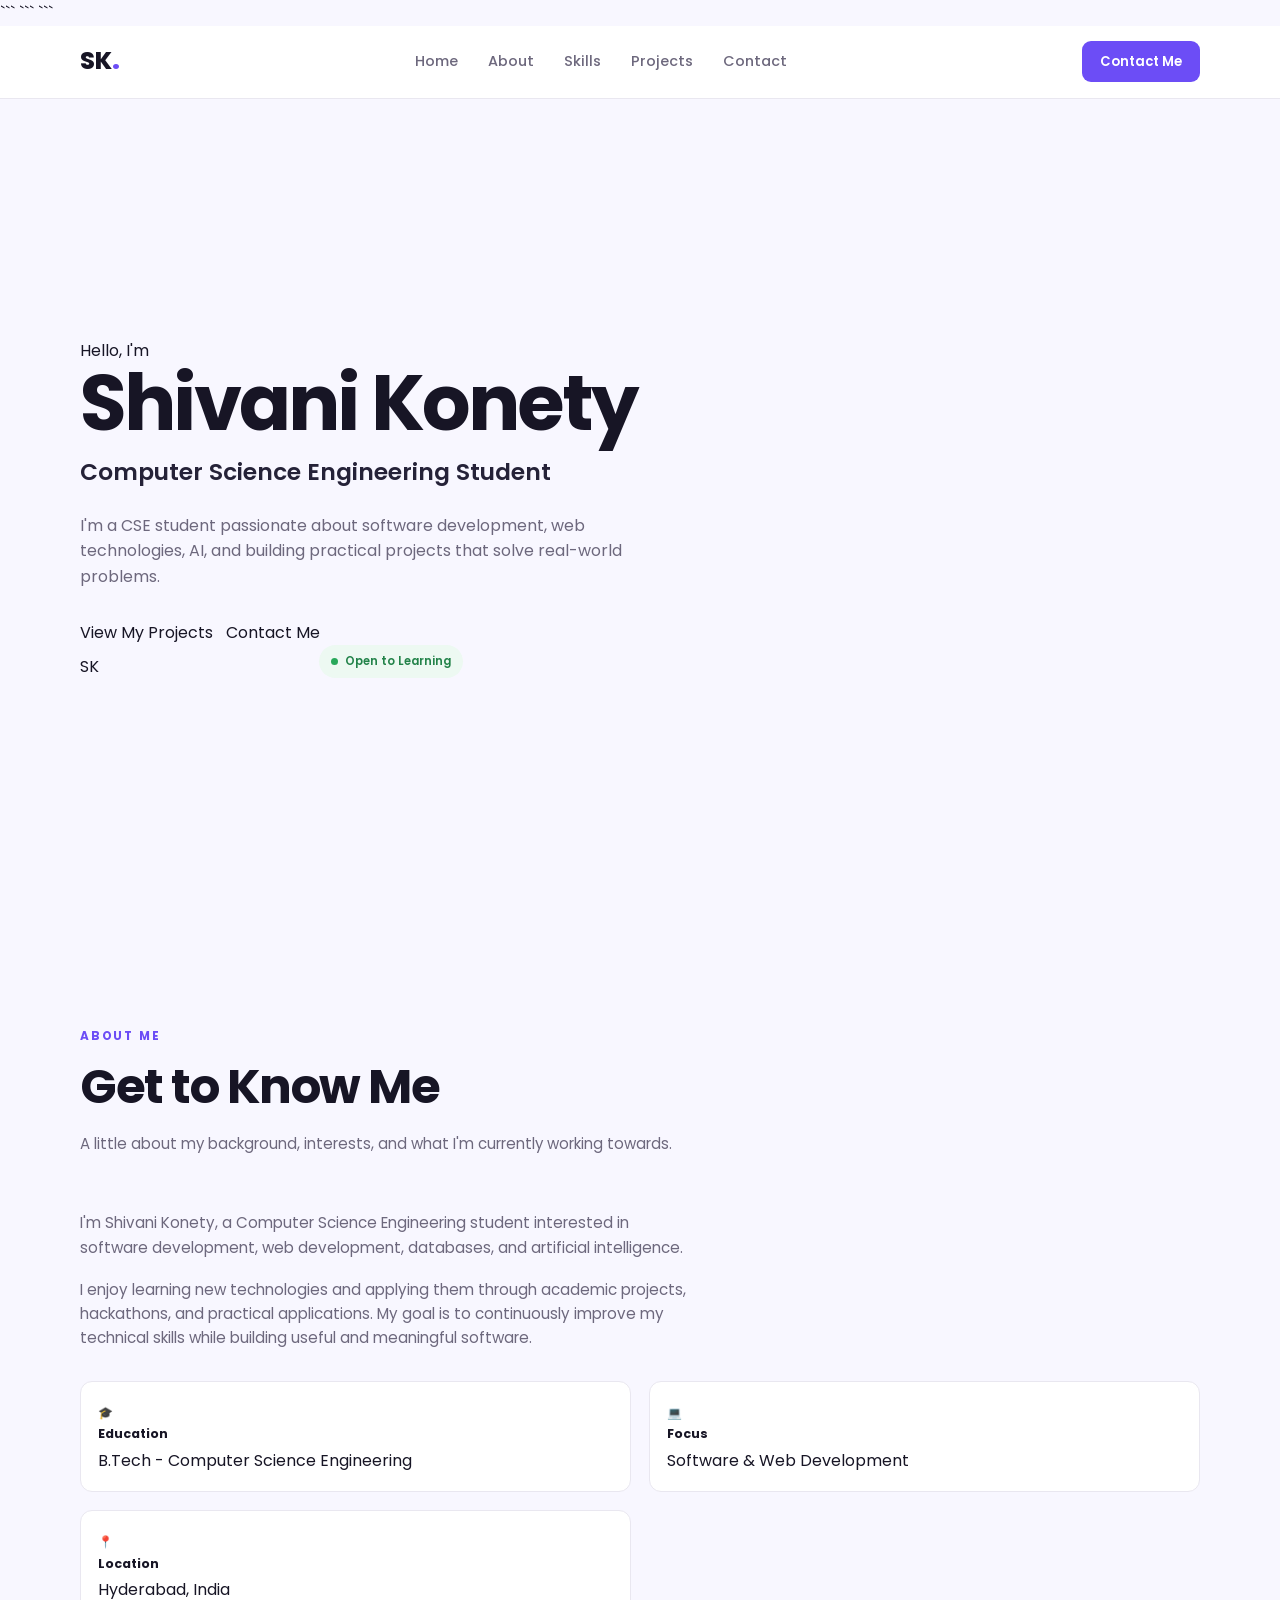
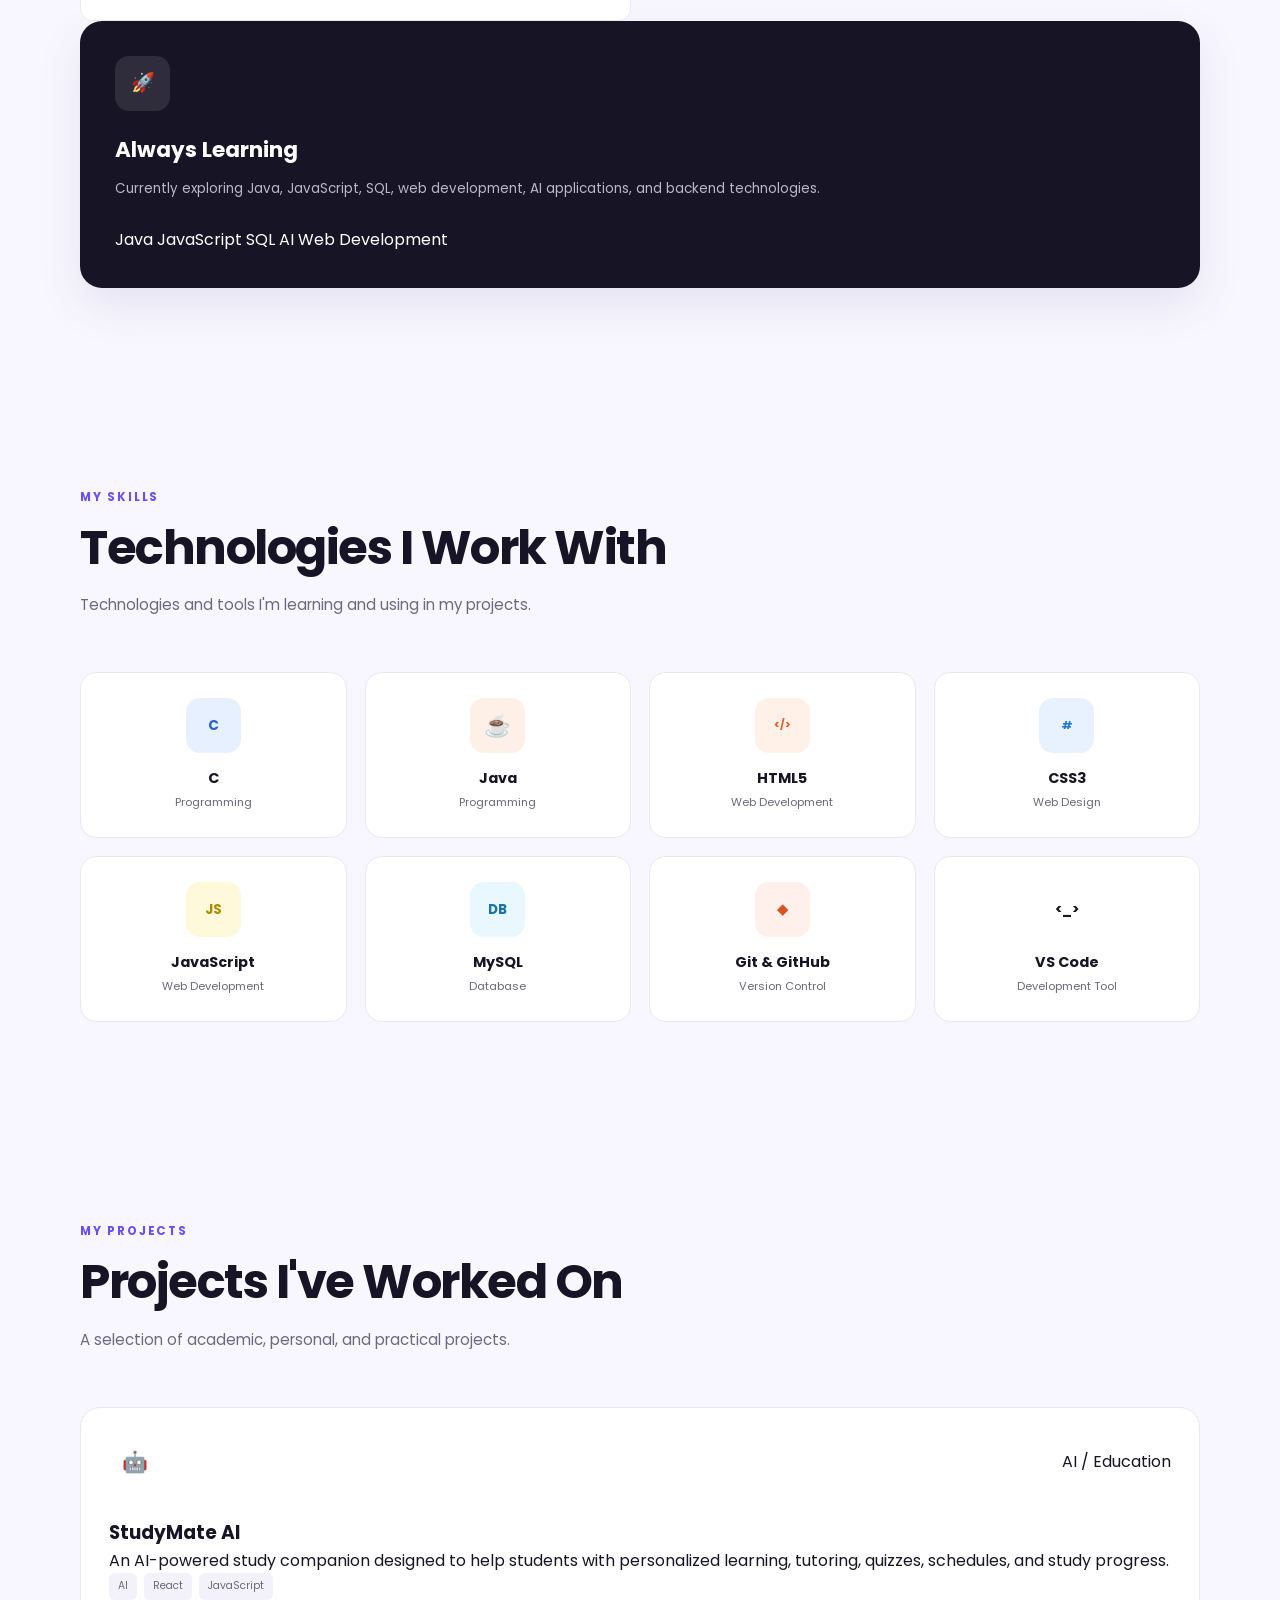
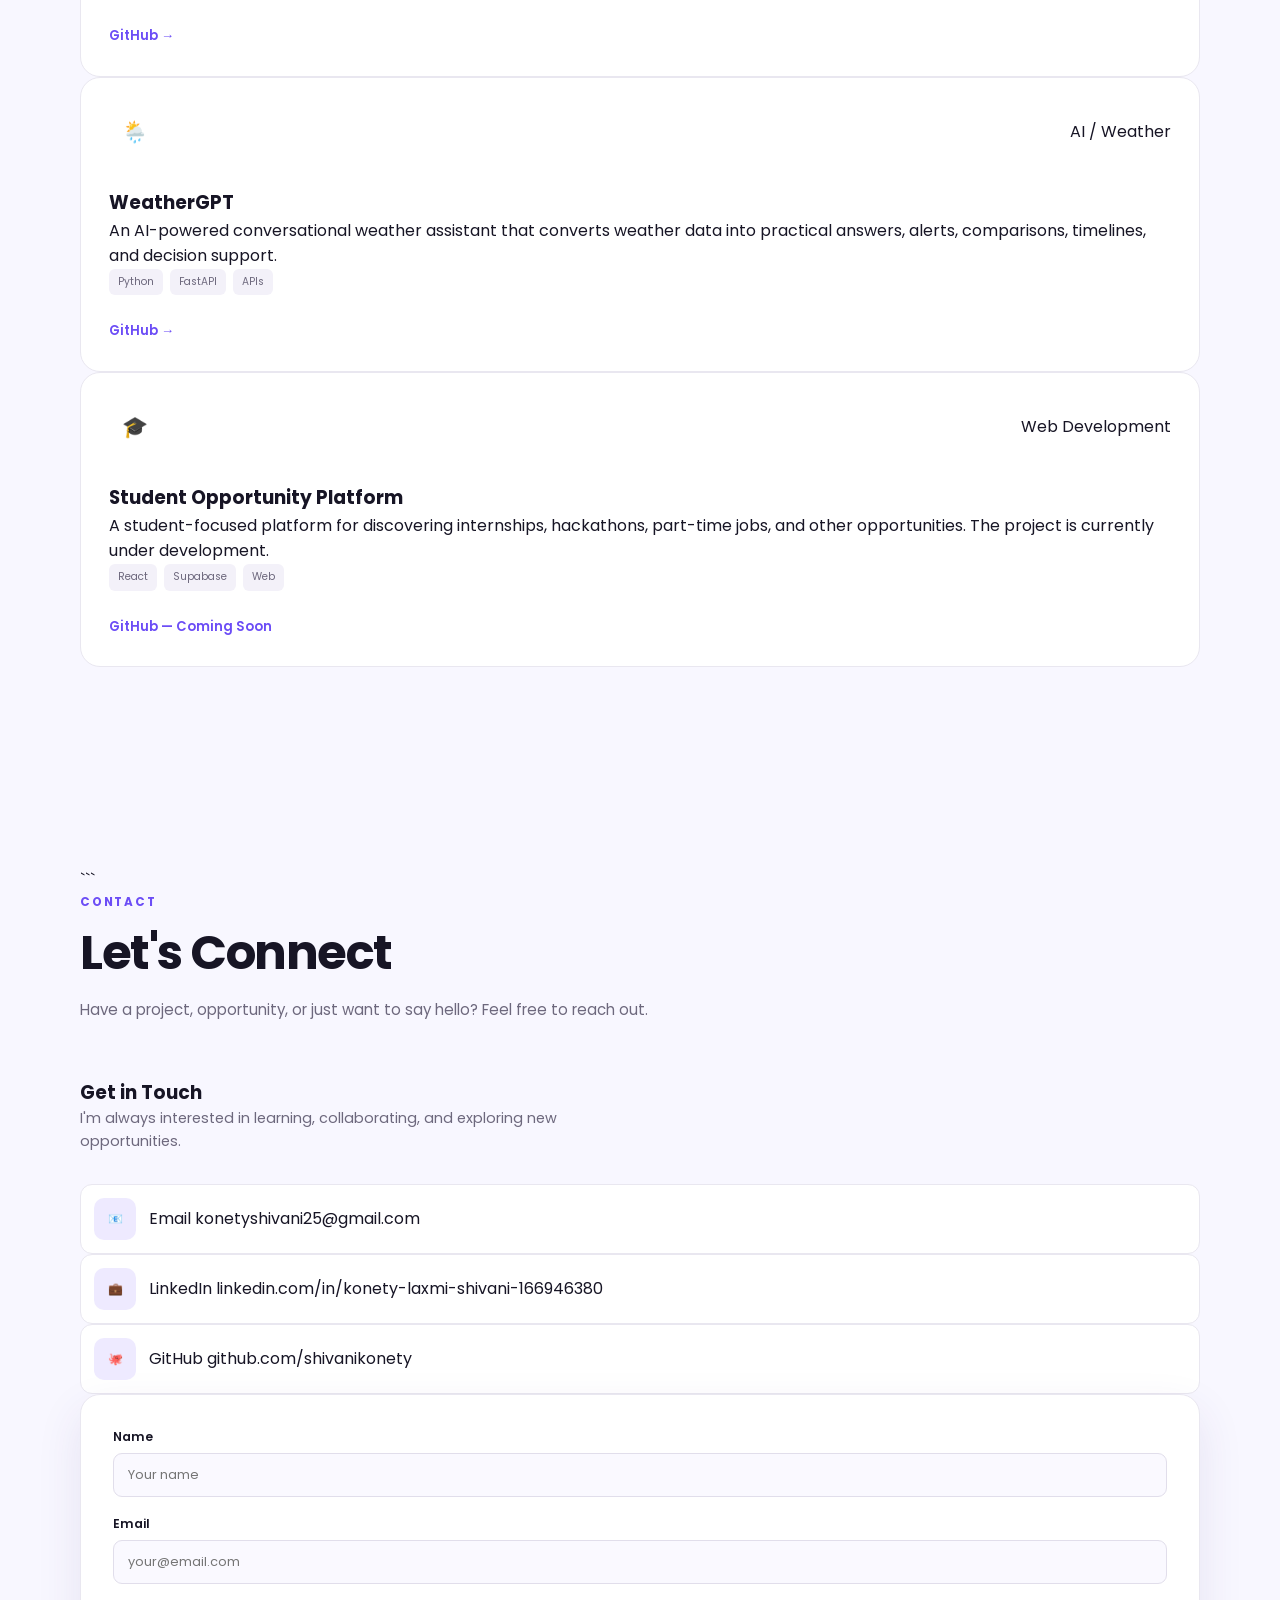
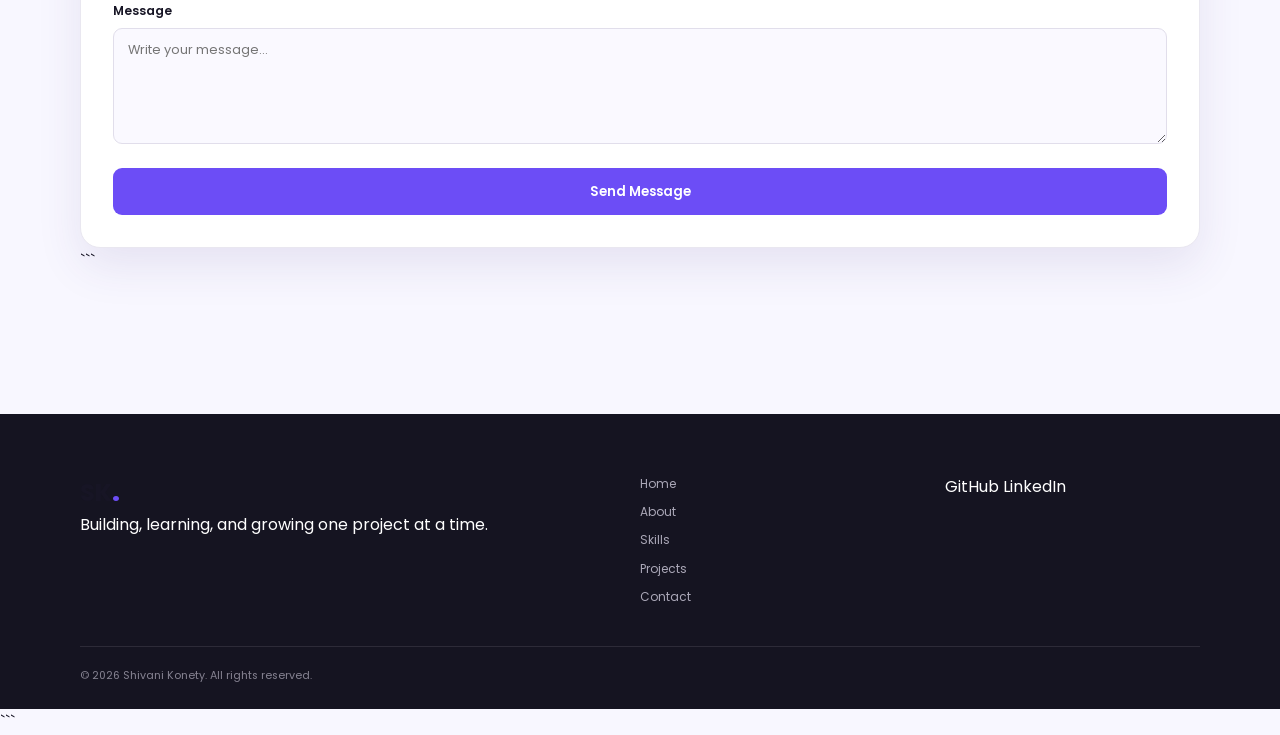
<file: Personal-Portfolio/index.html>
<!DOCTYPE html>

<html lang="en">
<head>
    <meta charset="UTF-8">
    <meta name="viewport" content="width=device-width, initial-scale=1.0">

```
<title>Shivani Konety | CSE Student Portfolio</title>

<!-- Google Font -->
<link rel="preconnect" href="https://fonts.googleapis.com">
<link rel="preconnect" href="https://fonts.gstatic.com" crossorigin>
<link href="https://fonts.googleapis.com/css2?family=Poppins:wght@300;400;500;600;700;800&display=swap" rel="stylesheet">

<!-- CSS -->
<link rel="stylesheet" href="style.css">
```

</head>

<body>

```
<!-- ================= NAVBAR ================= -->
<header class="navbar">
    <div class="container nav-container">

        <a href="#home" class="logo">SK<span>.</span></a>

        <nav class="nav-links">
            <a href="#home">Home</a>
            <a href="#about">About</a>
            <a href="#skills">Skills</a>
            <a href="#projects">Projects</a>
            <a href="#contact">Contact</a>
        </nav>

        <a href="#contact" class="nav-button">Contact Me</a>

    </div>
</header>


<!-- ================= HERO SECTION ================= -->
<section id="home" class="hero">
    <div class="container hero-container">

        <div class="hero-content">

            <p class="hero-small">Hello, I'm</p>

            <h1>Shivani Konety</h1>

            <h2>Computer Science Engineering Student</h2>

            <p class="hero-description">
                I'm a CSE student passionate about software development,
                web technologies, AI, and building practical projects
                that solve real-world problems.
            </p>

            <div class="hero-buttons">
                <a href="#projects" class="btn btn-primary">
                    View My Projects
                </a>

                <a href="#contact" class="btn btn-outline">
                    Contact Me
                </a>
            </div>

        </div>


        <div class="hero-profile">

            <div class="profile-circle">
                <span>SK</span>
            </div>

            <div class="profile-status">
                <span class="status-dot"></span>
                Open to Learning
            </div>

        </div>

    </div>
</section>


<!-- ================= ABOUT SECTION ================= -->
<section id="about" class="section about-section">

    <div class="container">

        <div class="section-heading">
            <p class="section-label">ABOUT ME</p>
            <h2>Get to Know Me</h2>
            <p>
                A little about my background, interests, and what I'm
                currently working towards.
            </p>
        </div>


        <div class="about-grid">

            <div class="about-text">

                <p>
                    I'm Shivani Konety, a Computer Science Engineering
                    student interested in software development, web
                    development, databases, and artificial intelligence.
                </p>

                <p>
                    I enjoy learning new technologies and applying them
                    through academic projects, hackathons, and practical
                    applications. My goal is to continuously improve my
                    technical skills while building useful and meaningful
                    software.
                </p>

                <div class="about-details">

                    <div class="detail-item">
                        <span class="detail-icon">🎓</span>
                        <div>
                            <strong>Education</strong>
                            <p>B.Tech - Computer Science Engineering</p>
                        </div>
                    </div>

                    <div class="detail-item">
                        <span class="detail-icon">💻</span>
                        <div>
                            <strong>Focus</strong>
                            <p>Software & Web Development</p>
                        </div>
                    </div>

                    <div class="detail-item">
                        <span class="detail-icon">📍</span>
                        <div>
                            <strong>Location</strong>
                            <p>Hyderabad, India</p>
                        </div>
                    </div>

                </div>

            </div>


            <div class="about-card">

                <div class="about-card-icon">🚀</div>

                <h3>Always Learning</h3>

                <p>
                    Currently exploring Java, JavaScript, SQL, web
                    development, AI applications, and backend technologies.
                </p>

                <div class="learning-tags">
                    <span>Java</span>
                    <span>JavaScript</span>
                    <span>SQL</span>
                    <span>AI</span>
                    <span>Web Development</span>
                </div>

            </div>

        </div>

    </div>

</section>


<!-- ================= SKILLS SECTION ================= -->
<section id="skills" class="section skills-section">

    <div class="container">

        <div class="section-heading">
            <p class="section-label">MY SKILLS</p>
            <h2>Technologies I Work With</h2>
            <p>
                Technologies and tools I'm learning and using in my projects.
            </p>
        </div>


        <div class="skills-grid">

            <div class="skill-card">
                <div class="skill-icon c-icon">C</div>
                <h3>C</h3>
                <p>Programming</p>
            </div>

            <div class="skill-card">
                <div class="skill-icon java-icon">☕</div>
                <h3>Java</h3>
                <p>Programming</p>
            </div>

            <div class="skill-card">
                <div class="skill-icon html-icon">&lt;/&gt;</div>
                <h3>HTML5</h3>
                <p>Web Development</p>
            </div>

            <div class="skill-card">
                <div class="skill-icon css-icon">#</div>
                <h3>CSS3</h3>
                <p>Web Design</p>
            </div>

            <div class="skill-card">
                <div class="skill-icon js-icon">JS</div>
                <h3>JavaScript</h3>
                <p>Web Development</p>
            </div>

            <div class="skill-card">
                <div class="skill-icon sql-icon">DB</div>
                <h3>MySQL</h3>
                <p>Database</p>
            </div>

            <div class="skill-card">
                <div class="skill-icon git-icon">◆</div>
                <h3>Git & GitHub</h3>
                <p>Version Control</p>
            </div>

            <div class="skill-card">
                <div class="skill-icon vscode-icon">&lt;_&gt;</div>
                <h3>VS Code</h3>
                <p>Development Tool</p>
            </div>

        </div>

    </div>

</section>


<!-- ================= PROJECTS SECTION ================= -->
<section id="projects" class="section projects-section">

    <div class="container">

        <div class="section-heading">
            <p class="section-label">MY PROJECTS</p>
            <h2>Projects I've Worked On</h2>
            <p>
                A selection of academic, personal, and practical projects.
            </p>
        </div>


        <div class="projects-grid">


            <!-- PROJECT 1 -->
            <article class="project-card">

                <div class="project-top">
                    <div class="project-icon">🤖</div>
                    <span class="project-category">AI / Education</span>
                </div>

                <h3>StudyMate AI</h3>

                <p>
                    An AI-powered study companion designed to help students
                    with personalized learning, tutoring, quizzes,
                    schedules, and study progress.
                </p>

                <div class="project-tags">
                    <span>AI</span>
                    <span>React</span>
                    <span>JavaScript</span>
                </div>

                <a
                    href="https://github.com/shivanikonety/StudyMate-AI"
                    class="project-link"
                    target="_blank"
                    rel="noopener noreferrer"
                >
                    GitHub →
                </a>

            </article>


            <!-- PROJECT 2 -->
            <article class="project-card">

                <div class="project-top">
                    <div class="project-icon">🌦️</div>
                    <span class="project-category">AI / Weather</span>
                </div>

                <h3>WeatherGPT</h3>

                <p>
                    An AI-powered conversational weather assistant that
                    converts weather data into practical answers, alerts,
                    comparisons, timelines, and decision support.
                </p>

                <div class="project-tags">
                    <span>Python</span>
                    <span>FastAPI</span>
                    <span>APIs</span>
                </div>

                <a
                    href="https://github.com/shivanikonety/WeatherGPT"
                    class="project-link"
                    target="_blank"
                    rel="noopener noreferrer"
                >
                    GitHub →
                </a>

            </article>


            <!-- PROJECT 3 -->
            <article class="project-card">

                <div class="project-top">
                    <div class="project-icon">🎓</div>
                    <span class="project-category">Web Development</span>
                </div>

                <h3>Student Opportunity Platform</h3>

                <p>
                    A student-focused platform for discovering internships,
                    hackathons, part-time jobs, and other opportunities.
                    The project is currently under development.
                </p>

                <div class="project-tags">
                    <span>React</span>
                    <span>Supabase</span>
                    <span>Web</span>
                </div>

                <a
                    href="#"
                    class="project-link disabled-link"
                    onclick="return false;"
                >
                    GitHub — Coming Soon
                </a>

            </article>

        </div>

    </div>

</section>

<!-- ================= CONTACT SECTION ================= -->

<section id="contact" class="section contact-section">

```
<div class="container">

    <div class="section-heading">
        <p class="section-label">CONTACT</p>
        <h2>Let's Connect</h2>
        <p>
            Have a project, opportunity, or just want to say hello?
            Feel free to reach out.
        </p>
    </div>


    <div class="contact-grid">

        <!-- CONTACT INFORMATION -->
        <div class="contact-info">

            <h3>Get in Touch</h3>

            <p>
                I'm always interested in learning, collaborating,
                and exploring new opportunities.
            </p>


            <!-- EMAIL -->
            <div class="contact-item">

                <div class="contact-icon">📧</div>

                <div>
                    <span>Email</span>

                    <a href="mailto:YOUR_EMAIL@example.com">
                        konetyshivani25@gmail.com
                    </a>
                </div>

            </div>


            <!-- LINKEDIN -->
            <div class="contact-item">

                <div class="contact-icon">💼</div>

                <div>
                    <span>LinkedIn</span>

                    <a
                        href="https://www.linkedin.com/in/konety-laxmi-shivani-166946380"
                        target="_blank"
                        rel="noopener noreferrer"
                    >
                        linkedin.com/in/konety-laxmi-shivani-166946380
                    </a>
                </div>

            </div>


            <!-- GITHUB -->
            <div class="contact-item">

                <div class="contact-icon">🐙</div>

                <div>
                    <span>GitHub</span>

                    <a
                        href="https://github.com/shivanikonety"
                        target="_blank"
                        rel="noopener noreferrer"
                    >
                        github.com/shivanikonety
                    </a>
                </div>

            </div>

        </div>


        <!-- CONTACT FORM -->
        <div class="contact-form-card">

            <form>

                <div class="form-group">

                    <label for="name">Name</label>

                    <input
                        type="text"
                        id="name"
                        name="name"
                        placeholder="Your name"
                        required
                    >

                </div>


                <div class="form-group">

                    <label for="email">Email</label>

                    <input
                        type="email"
                        id="email"
                        name="email"
                        placeholder="your@email.com"
                        required
                    >

                </div>


                <div class="form-group">

                    <label for="message">Message</label>

                    <textarea
                        id="message"
                        name="message"
                        rows="5"
                        placeholder="Write your message..."
                        required
                    ></textarea>

                </div>


                <button
                    type="submit"
                    class="btn btn-primary form-button"
                >
                    Send Message
                </button>

            </form>

        </div>

    </div>

</div>
```

</section>



<!-- ================= FOOTER ================= -->
<footer class="footer">

    <div class="container footer-container">

        <div class="footer-left">
            <a href="#home" class="logo">SK<span>.</span></a>

            <p>
                Building, learning, and growing one project at a time.
            </p>
        </div>


        <div class="footer-links">

            <a href="#home">Home</a>
            <a href="#about">About</a>
            <a href="#skills">Skills</a>
            <a href="#projects">Projects</a>
            <a href="#contact">Contact</a>

        </div>


        <div class="footer-social">

            <a
                href="https://github.com/shivanikonety"
                target="_blank"
                rel="noopener noreferrer"
            >
                GitHub
            </a>

            <a href="#" target="_blank">
                LinkedIn
            </a>

        </div>

    </div>


    <div class="footer-bottom">

        <p>
            © 2026 Shivani Konety. All rights reserved.
        </p>

    </div>

</footer>
```

</body>
</html>
</file>
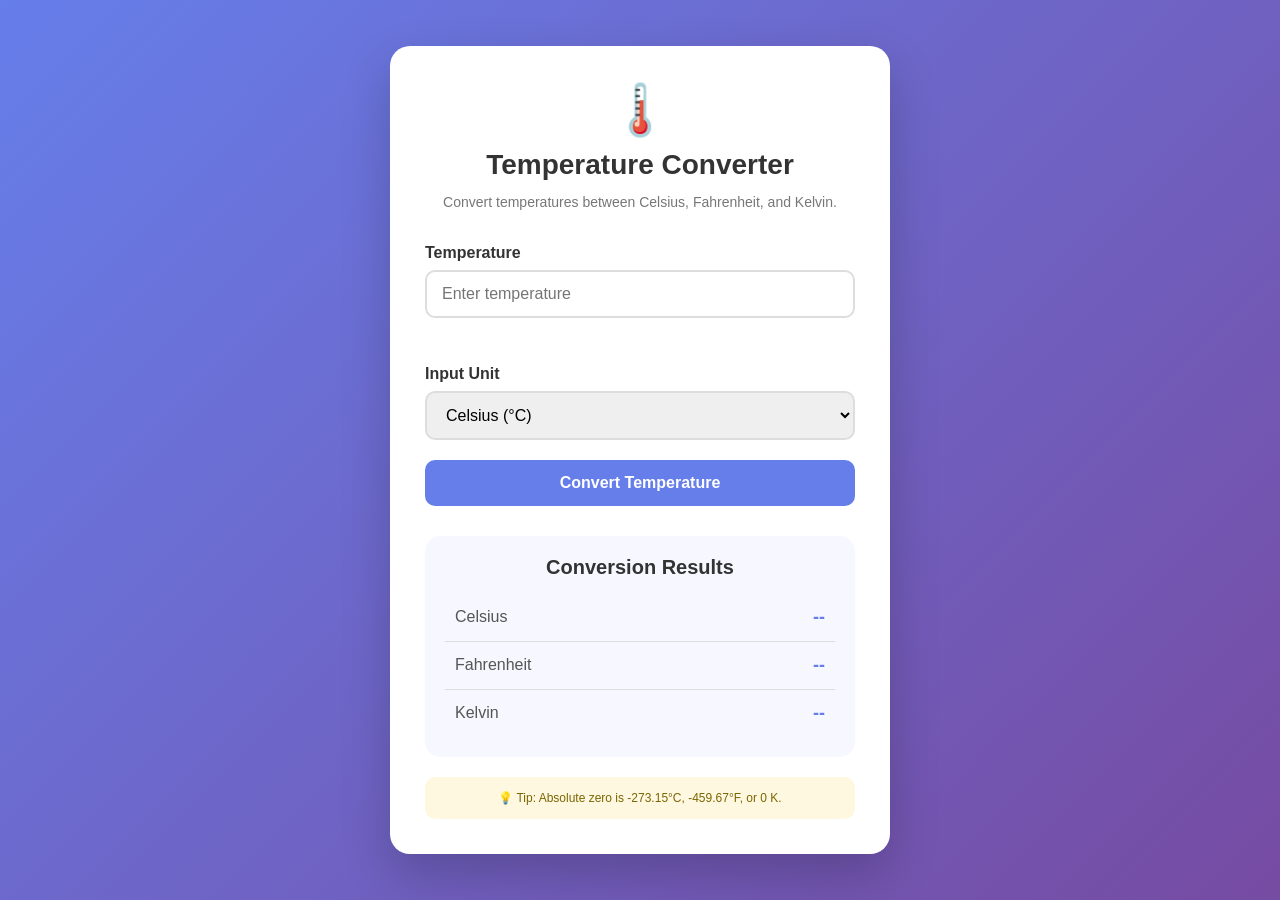
<file: temp-converter/index.html>
<!DOCTYPE html>
<html lang="en">
<head>
    <meta charset="UTF-8">
    <meta name="viewport" content="width=device-width, initial-scale=1.0">

    <title>Temperature Converter</title>

    <link rel="stylesheet" href="style.css">
</head>

<body>

    <div class="container">

        <div class="converter-card">

            <!-- Heading -->
            <div class="header">

                <div class="temperature-icon">
                    🌡️
                </div>

                <h1>Temperature Converter</h1>

                <p>
                    Convert temperatures between Celsius,
                    Fahrenheit, and Kelvin.
                </p>

            </div>


            <!-- Temperature Input -->
            <div class="input-group">

                <label for="temperature">
                    Temperature
                </label>

                <input
                    type="number"
                    id="temperature"
                    placeholder="Enter temperature"
                    step="any"
                >

                <p id="error-message" class="error-message"></p>

            </div>


            <!-- Unit Selection -->
            <div class="input-group">

                <label for="unit">
                    Input Unit
                </label>

                <select id="unit">

                    <option value="celsius">
                        Celsius (°C)
                    </option>

                    <option value="fahrenheit">
                        Fahrenheit (°F)
                    </option>

                    <option value="kelvin">
                        Kelvin (K)
                    </option>

                </select>

            </div>


            <!-- Convert Button -->
            <button id="convert-btn" class="convert-btn">
                Convert Temperature
            </button>


            <!-- Results -->
            <div id="results" class="results">

                <h2>Conversion Results</h2>


                <div class="result-item">

                    <span>
                        Celsius
                    </span>

                    <strong id="celsius-result">
                        --
                    </strong>

                </div>


                <div class="result-item">

                    <span>
                        Fahrenheit
                    </span>

                    <strong id="fahrenheit-result">
                        --
                    </strong>

                </div>


                <div class="result-item">

                    <span>
                        Kelvin
                    </span>

                    <strong id="kelvin-result">
                        --
                    </strong>

                </div>

            </div>


            <!-- Information -->
            <div class="info">

                <p>
                    💡 Tip: Absolute zero is
                    -273.15°C, -459.67°F, or 0 K.
                </p>

            </div>

        </div>

    </div>


    <script src="script.js"></script>

</body>
</html>
</file>
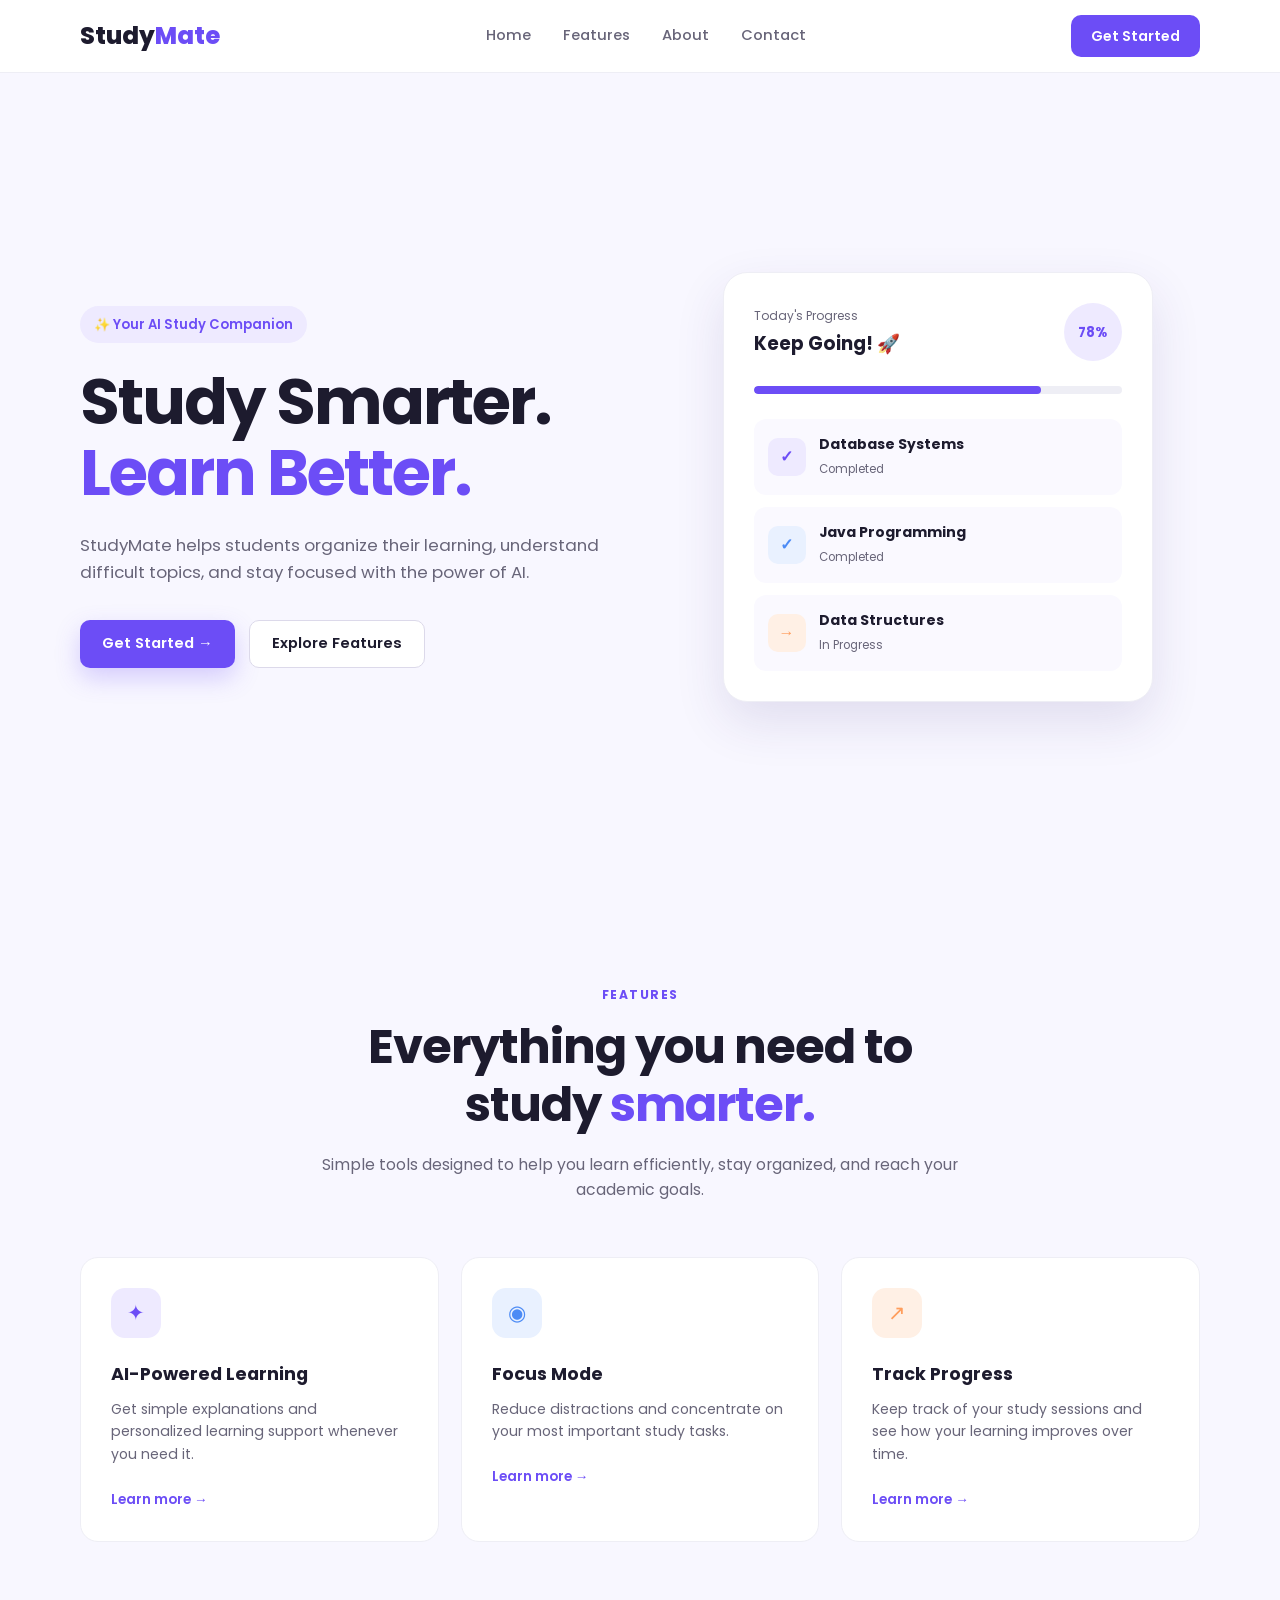
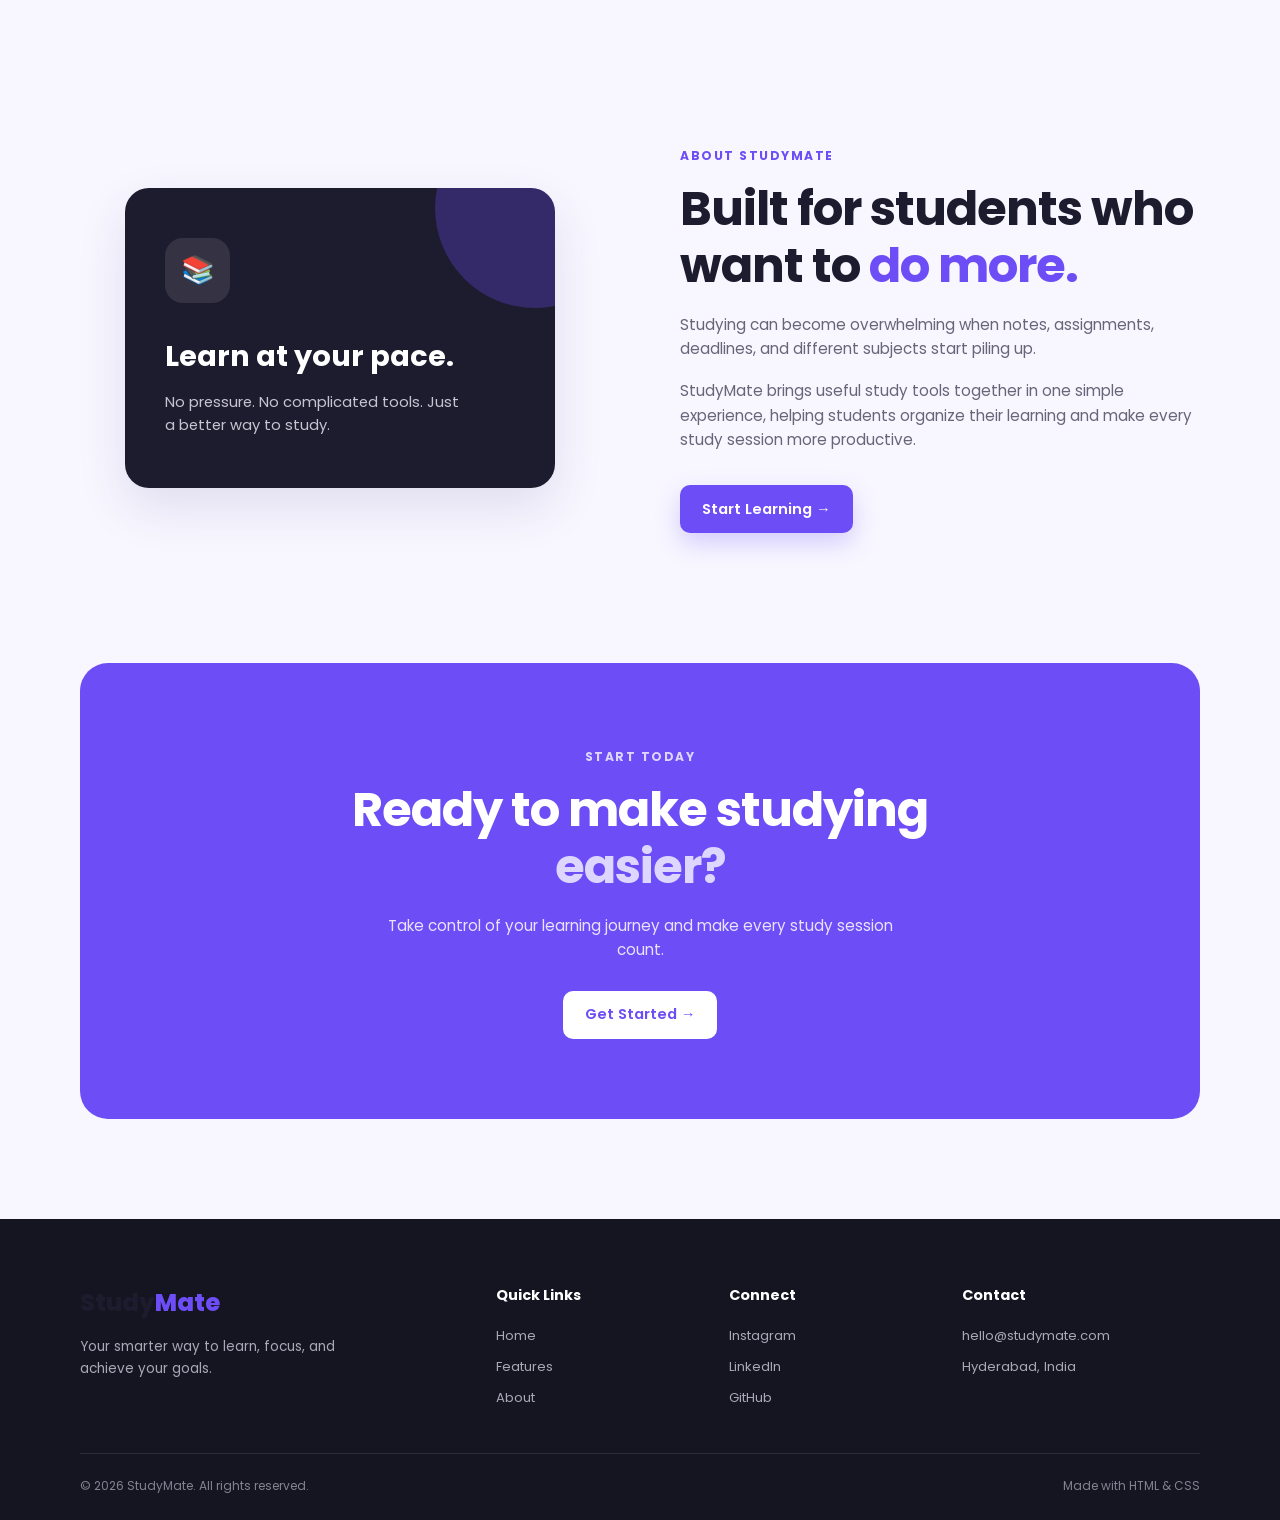
<file: Task-1/StudyMate-landing page/index.html>
<!DOCTYPE html>
<html lang="en">
<head>
    <meta charset="UTF-8">
    <meta name="viewport" content="width=device-width, initial-scale=1.0">
    <title>StudyMate AI - Study Smarter</title>

    <!-- Google Font -->
    <link rel="preconnect" href="https://fonts.googleapis.com">
    <link rel="preconnect" href="https://fonts.gstatic.com" crossorigin>
    <link href="https://fonts.googleapis.com/css2?family=Poppins:wght@400;500;600;700;800&display=swap" rel="stylesheet">

    <!-- CSS File -->
    <link rel="stylesheet" href="style.css">
</head>
<body>

    <!-- ==================== NAVIGATION ==================== -->
    <header class="navbar">
        <div class="nav-container">
            <a href="#home" class="logo">
                Study<span>Mate</span>
            </a>

            <nav class="nav-links">
                <a href="#home">Home</a>
                <a href="#features">Features</a>
                <a href="#about">About</a>
                <a href="#contact">Contact</a>
            </nav>

            <a href="#get-started" class="nav-button">
                Get Started
            </a>
        </div>
    </header>

    <!-- ==================== MAIN CONTENT ==================== -->
    <main>

        <!-- HERO SECTION -->
        <section class="hero" id="home">
            <div class="hero-content">
                <div class="hero-badge">
                    ✨ Your AI Study Companion
                </div>

                <h1>
                    Study Smarter.<br>
                    <span>Learn Better.</span>
                </h1>

                <p>
                    StudyMate helps students organize their learning,
                    understand difficult topics, and stay focused with
                    the power of AI.
                </p>

                <div class="hero-buttons">
                    <a href="#get-started" class="primary-button">
                        Get Started →
                    </a>
                    <a href="#features" class="secondary-button">
                        Explore Features
                    </a>
                </div>
            </div>

            <!-- Hero visual -->
            <div class="hero-visual">
                <div class="study-card">
                    <div class="card-header">
                        <div>
                            <small>Today's Progress</small>
                            <h3>Keep Going! 🚀</h3>
                        </div>
                        <div class="progress-circle">
                            78%
                        </div>
                    </div>

                    <div class="progress-bar">
                        <div class="progress"></div>
                    </div>

                    <div class="study-items">
                        <div class="study-item">
                            <div class="item-icon purple">✓</div>
                            <div>
                                <strong>Database Systems</strong>
                                <small>Completed</small>
                            </div>
                        </div>

                        <div class="study-item">
                            <div class="item-icon blue">✓</div>
                            <div>
                                <strong>Java Programming</strong>
                                <small>Completed</small>
                            </div>
                        </div>

                        <div class="study-item">
                            <div class="item-icon orange">→</div>
                            <div>
                                <strong>Data Structures</strong>
                                <small>In Progress</small>
                            </div>
                        </div>
                    </div>
                </div>
            </div>
        </section>

        <!-- FEATURES SECTION -->
        <section class="features section" id="features">
            <div class="section-heading">
                <span class="section-label">FEATURES</span>
                <h2>
                    Everything you need to<br>
                    study <span>smarter.</span>
                </h2>
                <p>
                    Simple tools designed to help you learn efficiently,
                    stay organized, and reach your academic goals.
                </p>
            </div>

            <div class="feature-grid">
                <article class="feature-card">
                    <div class="feature-icon purple-icon">✦</div>
                    <h3>AI-Powered Learning</h3>
                    <p>
                        Get simple explanations and personalized
                        learning support whenever you need it.
                    </p>
                    <a href="#get-started">Learn more →</a>
                </article>

                <article class="feature-card">
                    <div class="feature-icon blue-icon">◉</div>
                    <h3>Focus Mode</h3>
                    <p>
                        Reduce distractions and concentrate on your
                        most important study tasks.
                    </p>
                    <a href="#get-started">Learn more →</a>
                </article>

                <article class="feature-card">
                    <div class="feature-icon orange-icon">↗</div>
                    <h3>Track Progress</h3>
                    <p>
                        Keep track of your study sessions and see
                        how your learning improves over time.
                    </p>
                    <a href="#get-started">Learn more →</a>
                </article>
            </div>
        </section>

        <!-- ABOUT SECTION -->
        <section class="about section" id="about">
            <div class="about-visual">
                <div class="about-box">
                    <div class="about-circle">📚</div>
                    <h3>Learn at your pace.</h3>
                    <p>
                        No pressure. No complicated tools.
                        Just a better way to study.
                    </p>
                </div>
            </div>

            <div class="about-content">
                <span class="section-label">ABOUT STUDYMATE</span>
                <h2>
                    Built for students who want to
                    <span>do more.</span>
                </h2>
                <p>
                    Studying can become overwhelming when notes,
                    assignments, deadlines, and different subjects
                    start piling up.
                </p>
                <p>
                    StudyMate brings useful study tools together
                    in one simple experience, helping students
                    organize their learning and make every study
                    session more productive.
                </p>
                <a href="#get-started" class="primary-button">
                    Start Learning →
                </a>
            </div>
        </section>

        <!-- CTA SECTION -->
        <section class="cta section" id="get-started">
            <div class="cta-content">
                <span class="section-label">START TODAY</span>
                <h2>
                    Ready to make studying
                    <span>easier?</span>
                </h2>
                <p>
                    Take control of your learning journey and
                    make every study session count.
                </p>
                <a href="#contact" class="cta-button">
                    Get Started →
                </a>
            </div>
        </section>

    </main>

    <!-- ==================== FOOTER ==================== -->
    <footer class="footer" id="contact">
        <div class="footer-container">
            <div class="footer-brand">
                <a href="#home" class="logo">
                    Study<span>Mate</span>
                </a>
                <p>
                    Your smarter way to learn, focus,
                    and achieve your goals.
                </p>
            </div>

            <div class="footer-links">
                <h4>Quick Links</h4>
                <a href="#home">Home</a>
                <a href="#features">Features</a>
                <a href="#about">About</a>
            </div>

            <div class="footer-links">
                <h4>Connect</h4>
                <a href="#">Instagram</a>
                <a href="#">LinkedIn</a>
                <a href="#">GitHub</a>
            </div>

            <div class="footer-links">
                <h4>Contact</h4>
                <a href="mailto:hello@studymate.com">hello@studymate.com</a>
                <a href="#">Hyderabad, India</a>
            </div>
        </div>

        <div class="footer-bottom">
            <p>© 2026 StudyMate. All rights reserved.</p>
            <p>Made with HTML & CSS</p>
        </div>
    </footer>

</body>
</html>
</file>
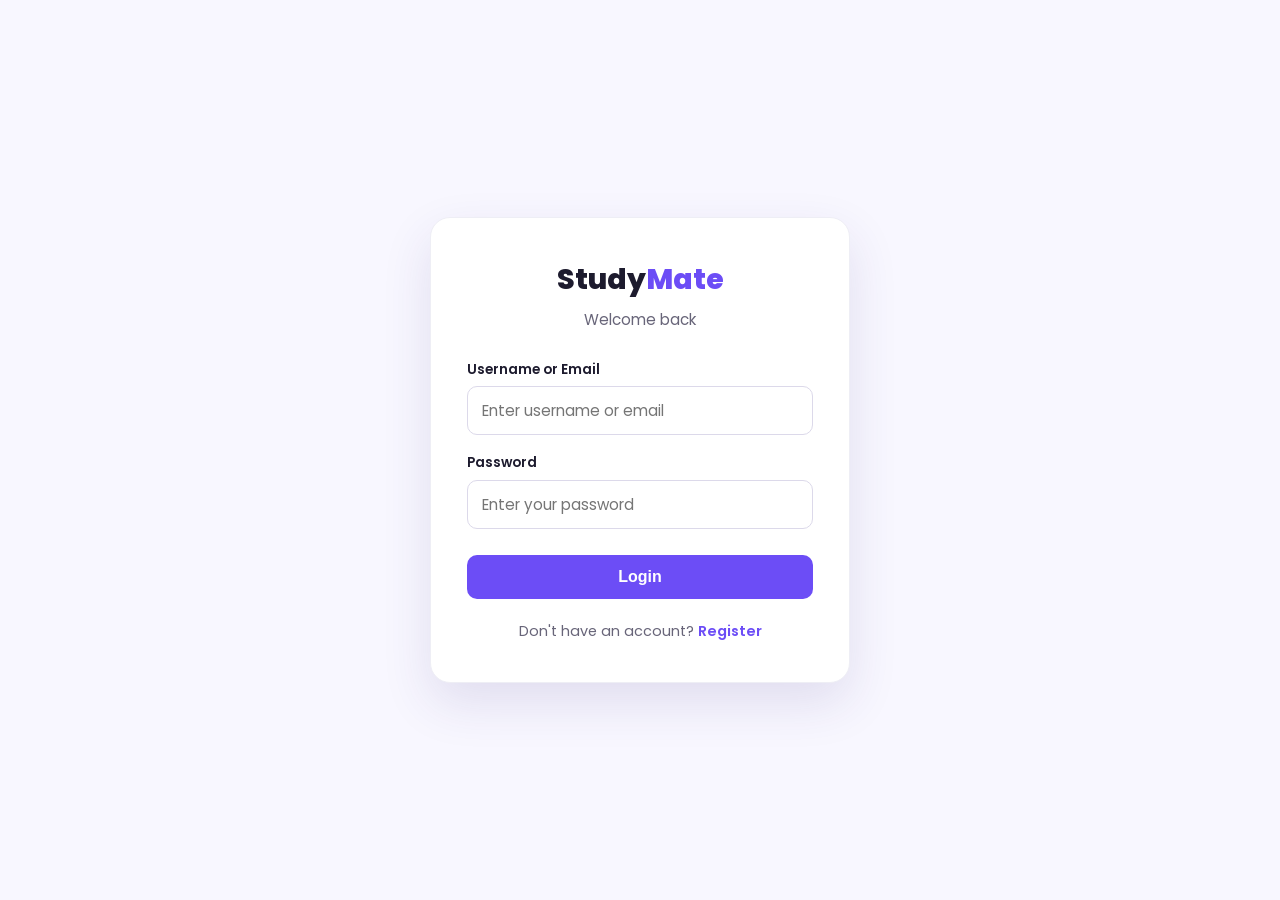
<file: Task-2/auth-system/dashboard.html>
<!DOCTYPE html>
<html lang="en">
<head>
  <meta charset="UTF-8">
  <meta name="viewport" content="width=device-width, initial-scale=1.0">
  <title>Dashboard – StudyMate</title>
  <link rel="preconnect" href="https://fonts.googleapis.com">
  <link href="https://fonts.googleapis.com/css2?family=Poppins:wght@400;500;600;700;800&display=swap" rel="stylesheet">
  <link rel="stylesheet" href="style.css">
</head>
<body>
  <div class="dashboard-card">
    <div class="logo">Study<span>Mate</span></div>
    
    <div class="user-badge" id="userBadge">Logged in</div>
    
    <h1>Welcome back!</h1>
    <p id="welcomeText">You are successfully logged in to your protected dashboard.</p>

    <button class="btn logout-btn" id="logoutBtn">Logout</button>
  </div>

  <script src="auth.js"></script>
  <script>
    // PROTECTION: redirect if not logged in
    if (!isLoggedIn()) {
      window.location.href = "login.html";
    }

    // Show current user
    const currentUser = getCurrentUser();
    document.getElementById("userBadge").textContent = `Logged in as ${currentUser}`;
    document.getElementById("welcomeText").textContent = 
      `Hello, ${currentUser}! This page is only accessible after successful login.`;

    // Logout
    document.getElementById("logoutBtn").addEventListener("click", () => {
      clearSession();
      window.location.href = "login.html";
    });
  </script>
</body>
</html>
</file>
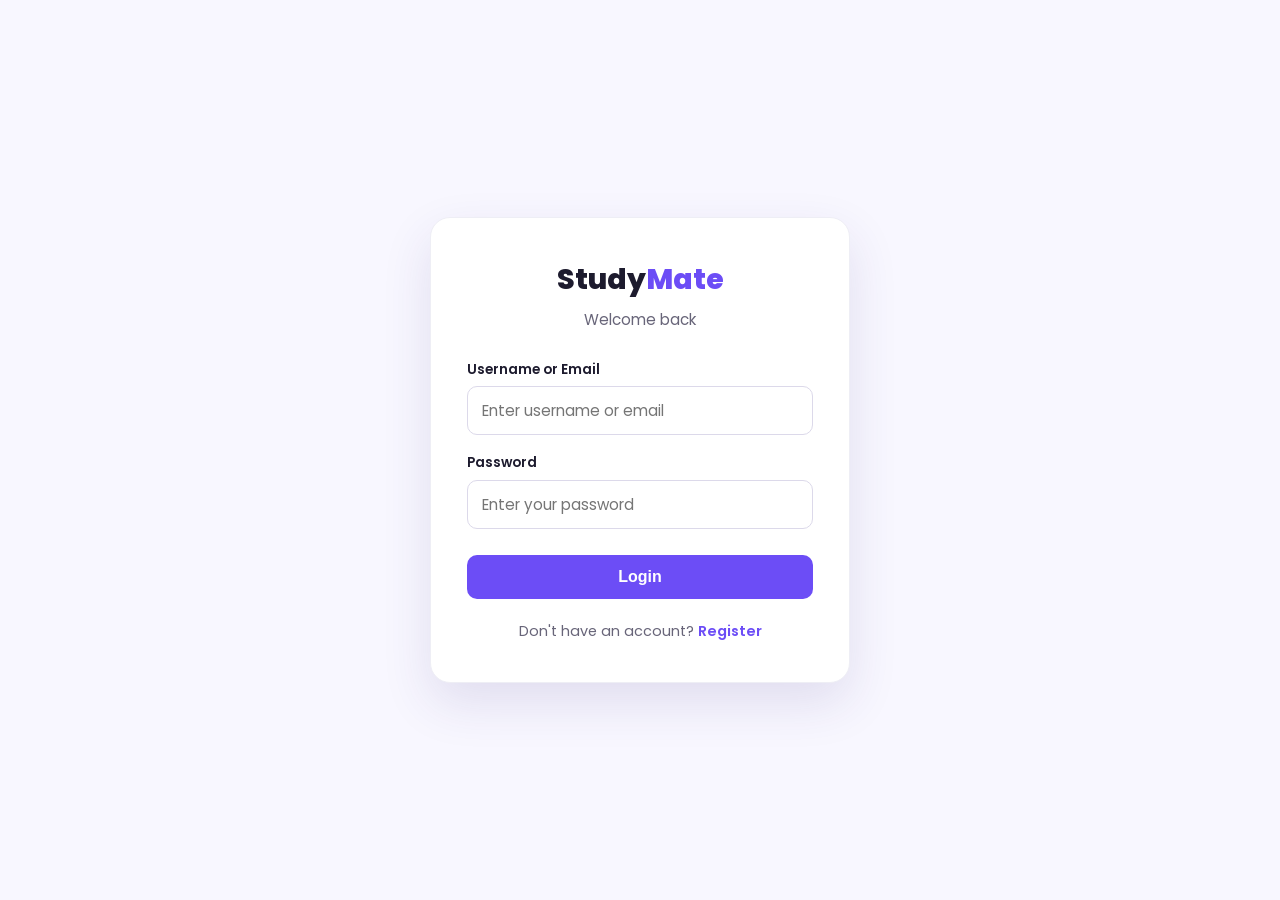
<file: Task-2/auth-system/login.html>
<!DOCTYPE html>
<html lang="en">
<head>
  <meta charset="UTF-8">
  <meta name="viewport" content="width=device-width, initial-scale=1.0">
  <title>Login – StudyMate</title>
  <link rel="preconnect" href="https://fonts.googleapis.com">
  <link href="https://fonts.googleapis.com/css2?family=Poppins:wght@400;500;600;700;800&display=swap" rel="stylesheet">
  <link rel="stylesheet" href="style.css">
</head>
<body>
  <div class="auth-container">
    <div class="logo">Study<span>Mate</span></div>
    <p class="subtitle">Welcome back</p>

    <div id="message" class="message"></div>

    <form id="loginForm">
      <div class="form-group">
        <label for="identifier">Username or Email</label>
        <input type="text" id="identifier" placeholder="Enter username or email" required autocomplete="username">
      </div>

      <div class="form-group">
        <label for="password">Password</label>
        <input type="password" id="password" placeholder="Enter your password" required autocomplete="current-password">
      </div>

      <button type="submit" class="btn">Login</button>
    </form>

    <p class="switch-link">
      Don't have an account? <a href="register.html">Register</a>
    </p>
  </div>

  <script src="auth.js"></script>
  <script>
    // Redirect if already logged in
    if (isLoggedIn()) {
      window.location.href = "dashboard.html";
    }

    document.getElementById("loginForm").addEventListener("submit", async (e) => {
      e.preventDefault();
      hideMessage("message");

      const identifier = document.getElementById("identifier").value.trim();
      const password = document.getElementById("password").value;

      // Empty check
      if (!identifier || !password) {
        showMessage("message", "Please fill in all fields.");
        return;
      }

      const users = getUsers();
      const hashedInput = await hashPassword(password);

      // Find user by username OR email
      const user = users.find(u => 
        u.username.toLowerCase() === identifier.toLowerCase() || 
        u.email === identifier.toLowerCase()
      );

      // Generic error (never reveal which field is wrong)
      if (!user || user.password !== hashedInput) {
        showMessage("message", "Invalid username/email or password.");
        return;
      }

      // Success → set session
      setSession(user.username);
      showMessage("message", "Login successful! Redirecting...", "success");

      setTimeout(() => {
        window.location.href = "dashboard.html";
      }, 800);
    });
  </script>
</body>
</html>
</file>
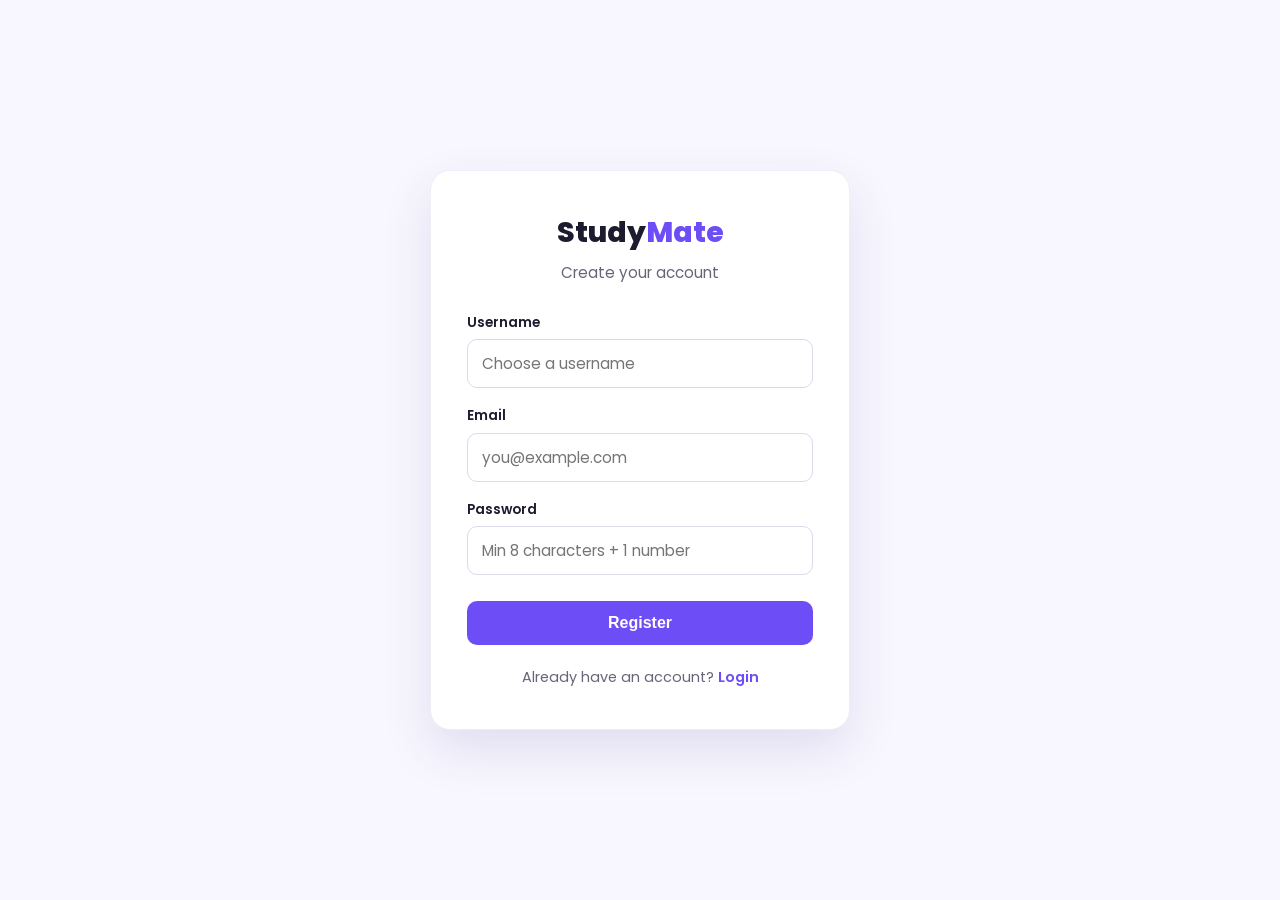
<file: Task-2/auth-system/register.html>
<!DOCTYPE html>
<html lang="en">
<head>
  <meta charset="UTF-8">
  <meta name="viewport" content="width=device-width, initial-scale=1.0">
  <title>Register – StudyMate</title>
  <link rel="preconnect" href="https://fonts.googleapis.com">
  <link href="https://fonts.googleapis.com/css2?family=Poppins:wght@400;500;600;700;800&display=swap" rel="stylesheet">
  <link rel="stylesheet" href="style.css">
</head>
<body>
  <div class="auth-container">
    <div class="logo">Study<span>Mate</span></div>
    <p class="subtitle">Create your account</p>

    <div id="message" class="message"></div>

    <form id="registerForm">
      <div class="form-group">
        <label for="username">Username</label>
        <input type="text" id="username" placeholder="Choose a username" required autocomplete="username">
      </div>

      <div class="form-group">
        <label for="email">Email</label>
        <input type="email" id="email" placeholder="you@example.com" required autocomplete="email">
      </div>

      <div class="form-group">
        <label for="password">Password</label>
        <input type="password" id="password" placeholder="Min 8 characters + 1 number" required autocomplete="new-password">
      </div>

      <button type="submit" class="btn">Register</button>
    </form>

    <p class="switch-link">
      Already have an account? <a href="login.html">Login</a>
    </p>
  </div>

  <script src="auth.js"></script>
  <script>
    // Redirect if already logged in
    if (isLoggedIn()) {
      window.location.href = "dashboard.html";
    }

    document.getElementById("registerForm").addEventListener("submit", async (e) => {
      e.preventDefault();
      hideMessage("message");

      const username = document.getElementById("username").value.trim();
      const email = document.getElementById("email").value.trim().toLowerCase();
      const password = document.getElementById("password").value;

      // Basic empty check
      if (!username || !email || !password) {
        showMessage("message", "Please fill in all fields.");
        return;
      }

      // Password validation
      if (!isValidPassword(password)) {
        showMessage("message", "Password must be at least 8 characters and contain at least one number.");
        return;
      }

      const users = getUsers();

      // Duplicate check (username OR email)
      const exists = users.some(u => 
        u.username.toLowerCase() === username.toLowerCase() || 
        u.email === email
      );

      if (exists) {
        showMessage("message", "Username or email already exists. Please choose another.");
        return;
      }

      // Hash password
      const hashedPassword = await hashPassword(password);

      // Save new user
      users.push({
        username,
        email,
        password: hashedPassword
      });
      saveUsers(users);

      showMessage("message", "Registration successful! Redirecting to login...", "success");

      setTimeout(() => {
        window.location.href = "login.html";
      }, 1500);
    });
  </script>
</body>
</html>
</file>
<file: Personal-Portfolio/style.css>
/* =========================================================
   PERSONAL PORTFOLIO
   HTML5 + CSS3
   ========================================================= */


/* =========================================================
   1. RESET
   ========================================================= */

* {
    margin: 0;
    padding: 0;
    box-sizing: border-box;
}

html {
    scroll-behavior: smooth;
}

body {
    font-family: "Poppins", sans-serif;
    background-color: #f8f7ff;
    color: #171525;
    line-height: 1.6;
}

a {
    text-decoration: none;
    color: inherit;
}

button,
input,
textarea {
    font-family: inherit;
}


/* =========================================================
   2. COLOR VARIABLES
   ========================================================= */

:root {
    --primary: #6c4df6;
    --primary-dark: #5134d4;
    --primary-light: #eeeaff;

    --blue: #4c8bf5;
    --blue-light: #eaf2ff;

    --orange: #f39a55;
    --orange-light: #fff0e3;

    --dark: #171525;
    --dark-soft: #252238;

    --gray: #6d687d;
    --gray-light: #e9e7f0;

    --white: #ffffff;
    --background: #f8f7ff;

    --shadow: 0 18px 45px rgba(65, 48, 130, 0.10);
}


/* =========================================================
   3. NAVIGATION
   ========================================================= */

.navbar {
    position: sticky;
    top: 0;
    z-index: 1000;

    width: 100%;

    background-color: rgba(255, 255, 255, 0.96);

    border-bottom: 1px solid #e9e7f0;

    backdrop-filter: blur(12px);
}

.nav-container {
    width: min(1120px, 92%);

    min-height: 72px;

    margin: 0 auto;

    display: flex;
    align-items: center;
    justify-content: space-between;

    gap: 30px;
}


/* Logo */

.logo {
    font-size: 1.5rem;
    font-weight: 800;

    color: var(--dark);
}

.logo span {
    color: var(--primary);
}


/* Navigation links */

.nav-links {
    display: flex;
    align-items: center;

    gap: 30px;
}

.nav-links a {
    color: var(--gray);

    font-size: 0.9rem;
    font-weight: 500;

    transition: color 0.3s ease;
}

.nav-links a:hover {
    color: var(--primary);
}


/* Navigation button */

.nav-button {
    padding: 10px 18px;

    background-color: var(--primary);
    color: var(--white);

    border-radius: 9px;

    font-size: 0.82rem;
    font-weight: 600;

    transition: all 0.3s ease;
}

.nav-button:hover {
    background-color: var(--primary-dark);

    transform: translateY(-2px);
}


/* =========================================================
   4. HERO
   ========================================================= */

.hero {
    width: min(1120px, 92%);

    min-height: calc(100vh - 72px);

    margin: 0 auto;

    padding: 80px 0;

    display: grid;

    grid-template-columns: 1.15fr 0.85fr;

    align-items: center;

    gap: 70px;
}


/* Hero text */

.hero-intro {
    margin-bottom: 8px;

    color: var(--primary);

    font-size: 1rem;
    font-weight: 600;
}

.hero h1 {
    margin-bottom: 10px;

    color: var(--dark);

    font-size: clamp(3rem, 6vw, 5rem);

    line-height: 1.05;

    letter-spacing: -3px;
}

.hero h1 span {
    color: var(--primary);
}

.hero h2 {
    margin-bottom: 22px;

    color: var(--dark-soft);

    font-size: clamp(1.1rem, 2vw, 1.45rem);

    font-weight: 600;
}

.hero-description {
    max-width: 600px;

    margin-bottom: 30px;

    color: var(--gray);

    font-size: 1rem;
}


/* Hero buttons */

.hero-buttons {
    display: flex;

    align-items: center;

    gap: 13px;

    flex-wrap: wrap;
}

.primary-button,
.secondary-button {
    min-height: 48px;

    padding: 0 22px;

    display: inline-flex;

    align-items: center;
    justify-content: center;

    border-radius: 10px;

    font-size: 0.88rem;
    font-weight: 600;

    transition: all 0.3s ease;
}

.primary-button {
    background-color: var(--primary);

    color: var(--white);

    box-shadow: 0 10px 25px rgba(108, 77, 246, 0.22);
}

.primary-button:hover {
    background-color: var(--primary-dark);

    transform: translateY(-3px);
}

.secondary-button {
    background-color: var(--white);

    color: var(--dark);

    border: 1px solid #ddd9e8;
}

.secondary-button:hover {
    color: var(--primary);

    border-color: var(--primary);

    transform: translateY(-3px);
}


/* =========================================================
   5. PROFILE CARD
   ========================================================= */

.hero-profile {
    display: flex;

    align-items: center;
    justify-content: center;
}

.profile-card {
    width: min(350px, 100%);

    padding: 45px 35px;

    background-color: var(--white);

    border: 1px solid #e9e7f0;

    border-radius: 28px;

    text-align: center;

    box-shadow: var(--shadow);
}


/* Avatar */

.profile-avatar {
    width: 190px;
    height: 190px;

    margin: 0 auto 25px;

    display: flex;

    align-items: center;
    justify-content: center;

    background: linear-gradient(
        135deg,
        #6c4df6,
        #9580ff
    );

    color: var(--white);

    border: 8px solid var(--primary-light);

    border-radius: 50%;

    font-size: 3.5rem;
    font-weight: 800;

    letter-spacing: 2px;

    box-shadow: 0 20px 45px rgba(108, 77, 246, 0.25);
}

.profile-status {
    width: fit-content;

    margin: 0 auto 10px;

    padding: 7px 12px;

    display: flex;

    align-items: center;

    gap: 7px;

    background-color: #edf9f2;

    color: #23834a;

    border-radius: 30px;

    font-size: 0.72rem;
    font-weight: 600;
}

.profile-status span {
    width: 7px;
    height: 7px;

    background-color: #28a85a;

    border-radius: 50%;
}

.profile-card > p {
    color: var(--gray);

    font-size: 0.85rem;
}


/* =========================================================
   6. GENERAL SECTION
   ========================================================= */

.section {
    width: min(1120px, 92%);

    margin: 0 auto;

    padding: 100px 0;
}


/* Section heading */

.section-heading {
    max-width: 650px;

    margin-bottom: 55px;
}

.section-heading.center {
    margin-left: auto;
    margin-right: auto;

    text-align: center;
}

.section-label {
    margin-bottom: 12px;

    color: var(--primary);

    font-size: 0.74rem;
    font-weight: 700;

    letter-spacing: 1.8px;
}

.section-heading h2,
.contact-info h2 {
    margin-bottom: 17px;

    color: var(--dark);

    font-size: clamp(2rem, 4vw, 3rem);

    line-height: 1.2;

    letter-spacing: -1.5px;
}

.section-heading h2 span,
.contact-info h2 span {
    color: var(--primary);
}

.section-heading > p:last-child {
    color: var(--gray);

    font-size: 0.94rem;
}


/* =========================================================
   7. ABOUT
   ========================================================= */

.about-container {
    display: grid;

    grid-template-columns: 1.2fr 0.8fr;

    align-items: center;

    gap: 70px;
}


/* About text */

.about-text > p {
    max-width: 620px;

    margin-bottom: 18px;

    color: var(--gray);

    font-size: 0.95rem;
}


/* About details */

.about-details {
    margin-top: 30px;

    display: grid;

    grid-template-columns: 1fr 1fr;

    gap: 18px;
}

.detail-item {
    padding: 17px;

    background-color: var(--white);

    border: 1px solid #e9e7f0;

    border-radius: 12px;
}

.detail-item strong {
    display: block;

    margin-bottom: 4px;

    color: var(--dark);

    font-size: 0.78rem;
}

.detail-item span {
    color: var(--gray);

    font-size: 0.75rem;
}


/* About card */

.about-card {
    padding: 35px;

    background-color: var(--dark);

    color: var(--white);

    border-radius: 22px;

    box-shadow: var(--shadow);
}

.about-card-icon {
    width: 55px;
    height: 55px;

    margin-bottom: 22px;

    display: flex;

    align-items: center;
    justify-content: center;

    background-color: rgba(255, 255, 255, 0.10);

    color: #c9c0ff;

    border-radius: 14px;

    font-size: 1.2rem;
    font-weight: 700;
}

.about-card h3 {
    margin-bottom: 10px;

    font-size: 1.35rem;
}

.about-card > p {
    margin-bottom: 28px;

    color: #bbb7c9;

    font-size: 0.84rem;
}


/* Mini stats */

.mini-stats {
    display: grid;

    grid-template-columns: repeat(3, 1fr);

    gap: 10px;
}

.mini-stats div {
    padding: 13px 8px;

    background-color: rgba(255, 255, 255, 0.07);

    border-radius: 10px;

    text-align: center;
}

.mini-stats strong {
    display: block;

    font-size: 0.75rem;
}

.mini-stats span {
    color: #a9a5b7;

    font-size: 0.63rem;
}


/* =========================================================
   8. SKILLS
   ========================================================= */

.skills {
    padding-top: 60px;
}

.skills-grid {
    display: grid;

    grid-template-columns: repeat(4, 1fr);

    gap: 18px;
}

.skill-card {
    padding: 25px 15px;

    background-color: var(--white);

    border: 1px solid #e9e7f0;

    border-radius: 16px;

    text-align: center;

    transition: all 0.3s ease;
}

.skill-card:hover {
    transform: translateY(-6px);

    border-color: #d7d0fa;

    box-shadow: var(--shadow);
}


/* Skill icon */

.skill-icon {
    width: 55px;
    height: 55px;

    margin: 0 auto 14px;

    display: flex;

    align-items: center;
    justify-content: center;

    border-radius: 14px;

    font-size: 0.85rem;
    font-weight: 700;
}

.c-icon {
    background-color: #e7f0ff;
    color: #2563c7;
}

.java-icon {
    background-color: #fff0e7;
    color: #d76b24;

    font-size: 1.35rem;
}

.html-icon {
    background-color: #fff0e8;
    color: #e45c22;

    font-size: 0.65rem;
}

.css-icon {
    background-color: #e8f2ff;
    color: #2778d5;

    font-size: 0.7rem;
}

.js-icon {
    background-color: #fff9dc;
    color: #b28a00;
}

.sql-icon {
    background-color: #e9f7ff;
    color: #1975a8;
}

.git-icon {
    background-color: #fff0eb;
    color: #d9532b;
}

.tools-icon {
    background-color: var(--primary-light);
    color: var(--primary);
}

.skill-card h3 {
    margin-bottom: 4px;

    font-size: 0.9rem;
}

.skill-card p {
    color: var(--gray);

    font-size: 0.7rem;
}


/* =========================================================
   9. PROJECTS
   ========================================================= */

.projects {
    padding-top: 100px;
}

.project-grid {
    display: grid;

    grid-template-columns: repeat(3, 1fr);

    gap: 22px;
}

.project-card {
    padding: 28px;

    background-color: var(--white);

    border: 1px solid #e9e7f0;

    border-radius: 20px;

    transition: all 0.3s ease;
}

.project-card:hover {
    transform: translateY(-7px);

    box-shadow: var(--shadow);
}


/* Project top */

.project-top {
    margin-bottom: 30px;

    display: flex;

    align-items: center;
    justify-content: space-between;
}

.project-icon {
    width: 52px;
    height: 52px;

    display: flex;

    align-items: center;
    justify-content: center;

    border-radius: 14px;

    font-size: 1.3rem;
}

.purple-project {
    background-color: var(--primary-light);
    color: var(--primary);
}

.blue-project {
    background-color: var(--blue-light);
    color: var(--blue);
}

.orange-project {
    background-color: var(--orange-light);
    color: var(--orange);
}

.project-number {
    color: #aaa6b8;

    font-size: 0.75rem;
    font-weight: 600;
}


/* Project content */

.project-type {
    margin-bottom: 6px;

    color: var(--primary);

    font-size: 0.68rem;
    font-weight: 700;

    text-transform: uppercase;

    letter-spacing: 1px;
}

.project-content h3 {
    margin-bottom: 12px;

    color: var(--dark);

    font-size: 1.25rem;
}

.project-content > p:not(.project-type) {
    min-height: 105px;

    margin-bottom: 20px;

    color: var(--gray);

    font-size: 0.82rem;
}


/* Project tags */

.project-tags {
    display: flex;

    flex-wrap: wrap;

    gap: 7px;

    margin-bottom: 22px;
}

.project-tags span {
    padding: 5px 9px;

    background-color: #f3f1f9;

    color: var(--gray);

    border-radius: 6px;

    font-size: 0.65rem;
}


/* Project link */

.project-link {
    color: var(--primary);

    font-size: 0.82rem;
    font-weight: 600;
}

.project-link:hover {
    color: var(--primary-dark);
}


/* =========================================================
   10. CONTACT
   ========================================================= */

.contact {
    padding-top: 80px;
}

.contact-container {
    display: grid;

    grid-template-columns: 1fr 1fr;

    align-items: start;

    gap: 70px;
}


/* Contact information */

.contact-info > p:not(.section-label) {
    max-width: 500px;

    margin-bottom: 30px;

    color: var(--gray);

    font-size: 0.9rem;
}


/* Contact links */

.contact-links {
    display: flex;

    flex-direction: column;

    gap: 12px;
}

.contact-item {
    padding: 13px;

    display: flex;

    align-items: center;

    gap: 13px;

    background-color: var(--white);

    border: 1px solid #e9e7f0;

    border-radius: 12px;

    transition: all 0.3s ease;
}

.contact-item:hover {
    border-color: #d3cbfa;

    transform: translateX(4px);
}

.contact-icon {
    width: 42px;
    height: 42px;

    display: flex;

    align-items: center;
    justify-content: center;

    flex-shrink: 0;

    background-color: var(--primary-light);

    color: var(--primary);

    border-radius: 10px;

    font-size: 0.75rem;
    font-weight: 700;
}

.contact-item small {
    display: block;

    color: var(--gray);

    font-size: 0.65rem;
}

.contact-item strong {
    color: var(--dark);

    font-size: 0.78rem;
}


/* =========================================================
   11. CONTACT FORM
   ========================================================= */

.contact-form-card {
    padding: 32px;

    background-color: var(--white);

    border: 1px solid #e9e7f0;

    border-radius: 20px;

    box-shadow: var(--shadow);
}

.contact-form-card h3 {
    margin-bottom: 25px;

    font-size: 1.25rem;
}

.form-group {
    margin-bottom: 17px;
}

.form-group label {
    display: block;

    margin-bottom: 7px;

    color: var(--dark);

    font-size: 0.76rem;
    font-weight: 600;
}

.form-group input,
.form-group textarea {
    width: 100%;

    padding: 12px 14px;

    background-color: #faf9ff;

    color: var(--dark);

    border: 1px solid #e1deeb;

    border-radius: 9px;

    outline: none;

    font-size: 0.8rem;

    resize: vertical;

    transition: border-color 0.3s ease;
}

.form-group input:focus,
.form-group textarea:focus {
    border-color: var(--primary);
}

.form-button {
    width: 100%;

    min-height: 47px;

    background-color: var(--primary);

    color: var(--white);

    border: none;

    border-radius: 9px;

    cursor: pointer;

    font-size: 0.82rem;
    font-weight: 600;

    transition: all 0.3s ease;
}

.form-button:hover {
    background-color: var(--primary-dark);

    transform: translateY(-2px);
}


/* =========================================================
   12. FOOTER
   ========================================================= */

.footer {
    margin-top: 40px;

    padding: 60px 0 25px;

    background-color: #151421;

    color: var(--white);
}

.footer-container {
    width: min(1120px, 92%);

    margin: 0 auto;

    padding-bottom: 40px;

    display: grid;

    grid-template-columns: 2fr 1fr 1fr;

    gap: 50px;
}

.footer-brand p {
    max-width: 300px;

    margin-top: 13px;

    color: #aaa7b7;

    font-size: 0.78rem;
}

.footer-links {
    display: flex;

    flex-direction: column;

    gap: 9px;
}

.footer-links h4 {
    margin-bottom: 7px;

    font-size: 0.82rem;
}

.footer-links a {
    color: #aaa7b7;

    font-size: 0.75rem;

    transition: color 0.3s ease;
}

.footer-links a:hover {
    color: var(--white);
}


/* Footer bottom */

.footer-bottom {
    width: min(1120px, 92%);

    margin: 0 auto;

    padding-top: 20px;

    display: flex;

    align-items: center;
    justify-content: space-between;

    gap: 20px;

    border-top: 1px solid #2d2b38;

    color: #858291;

    font-size: 0.68rem;
}


/* =========================================================
   13. TABLET RESPONSIVE
   ========================================================= */

@media (max-width: 900px) {

    /* Navigation */

    .nav-links {
        gap: 16px;
    }


    /* Hero */

    .hero {
        grid-template-columns: 1fr;

        text-align: center;

        gap: 55px;
    }

    .hero-description {
        margin-left: auto;
        margin-right: auto;
    }

    .hero-buttons {
        justify-content: center;
    }


    /* About */

    .about-container {
        grid-template-columns: 1fr;

        gap: 45px;
    }

    .about-text {
        text-align: center;
    }

    .about-text > p {
        margin-left: auto;
        margin-right: auto;
    }

    .about-details {
        max-width: 650px;

        margin-left: auto;
        margin-right: auto;

        text-align: left;
    }


    /* Skills */

    .skills-grid {
        grid-template-columns: repeat(2, 1fr);
    }


    /* Projects */

    .project-grid {
        grid-template-columns: 1fr 1fr;
    }

    .project-card:last-child {
        grid-column: span 2;

        max-width: 50%;

        margin: 0 auto;
    }


    /* Contact */

    .contact-container {
        grid-template-columns: 1fr;

        gap: 45px;
    }


    /* Footer */

    .footer-container {
        grid-template-columns: 1.5fr 1fr 1fr;
    }
}


/* =========================================================
   14. MOBILE RESPONSIVE
   ========================================================= */

@media (max-width: 600px) {

    /* Navigation */

    .nav-container {
        min-height: 65px;
    }

    .nav-links {
        display: none;
    }

    .nav-button {
        padding: 8px 13px;

        font-size: 0.7rem;
    }

    .logo {
        font-size: 1.3rem;
    }


    /* Hero */

    .hero {
        min-height: auto;

        padding: 70px 0;
    }

    .hero h1 {
        font-size: 3rem;

        letter-spacing: -2px;
    }

    .hero h2 {
        font-size: 1rem;
    }

    .hero-description {
        font-size: 0.85rem;
    }

    .hero-buttons {
        width: 100%;

        flex-direction: column;
    }

    .primary-button,
    .secondary-button {
        width: 100%;
    }


    /* Profile */

    .profile-card {
        padding: 35px 25px;
    }

    .profile-avatar {
        width: 150px;
        height: 150px;

        font-size: 2.7rem;
    }


    /* General sections */

    .section {
        padding: 70px 0;
    }

    .section-heading {
        margin-bottom: 40px;
    }

    .section-heading h2,
    .contact-info h2 {
        font-size: 2rem;
    }


    /* About */

    .about-details {
        grid-template-columns: 1fr;
    }

    .about-text {
        text-align: left;
    }

    .about-card {
        padding: 28px;
    }


    /* Skills */

    .skills-grid {
        grid-template-columns: 1fr 1fr;

        gap: 12px;
    }

    .skill-card {
        padding: 20px 10px;
    }


    /* Projects */

    .project-grid {
        grid-template-columns: 1fr;
    }

    .project-card:last-child {
        grid-column: auto;

        max-width: none;
    }

    .project-content > p:not(.project-type) {
        min-height: auto;
    }


    /* Contact */

    .contact-form-card {
        padding: 25px 20px;
    }


    /* Footer */

    .footer-container {
        grid-template-columns: 1fr;

        gap: 30px;
    }

    .footer-bottom {
        flex-direction: column;

        text-align: center;
    }
}


/* =========================================================
   15. VERY SMALL MOBILE
   ========================================================= */

@media (max-width: 380px) {

    .hero h1 {
        font-size: 2.5rem;
    }

    .skills-grid {
        grid-template-columns: 1fr;
    }

    .mini-stats {
        grid-template-columns: 1fr;
    }
}
</file>
<file: temp-converter/style.css>
/* ================================
   RESET
================================ */

* {
    margin: 0;
    padding: 0;
    box-sizing: border-box;
}


/* ================================
   BODY
================================ */

body {
    font-family: Arial, Helvetica, sans-serif;

    min-height: 100vh;

    display: flex;
    justify-content: center;
    align-items: center;

    background: linear-gradient(
        135deg,
        #667eea,
        #764ba2
    );

    padding: 20px;
}


/* ================================
   MAIN CONTAINER
================================ */

.container {
    width: 100%;
    max-width: 500px;
}


/* ================================
   CARD
================================ */

.converter-card {
    background: white;

    padding: 35px;

    border-radius: 20px;

    box-shadow:
        0 20px 50px rgba(0, 0, 0, 0.2);
}


/* ================================
   HEADER
================================ */

.header {
    text-align: center;

    margin-bottom: 30px;
}


.temperature-icon {
    font-size: 50px;

    margin-bottom: 10px;
}


.header h1 {
    color: #333;

    font-size: 28px;

    margin-bottom: 10px;
}


.header p {
    color: #777;

    font-size: 14px;

    line-height: 1.6;
}


/* ================================
   INPUT GROUP
================================ */

.input-group {
    margin-bottom: 20px;
}


.input-group label {
    display: block;

    font-weight: bold;

    color: #333;

    margin-bottom: 8px;
}


.input-group input,
.input-group select {
    width: 100%;

    padding: 13px 15px;

    border: 2px solid #ddd;

    border-radius: 10px;

    font-size: 16px;

    outline: none;

    transition: 0.3s;
}


.input-group input:focus,
.input-group select:focus {
    border-color: #667eea;

    box-shadow:
        0 0 0 3px rgba(102, 126, 234, 0.15);
}


/* ================================
   ERROR MESSAGE
================================ */

.error-message {
    color: #e74c3c;

    font-size: 14px;

    margin-top: 7px;

    min-height: 20px;
}


/* ================================
   CONVERT BUTTON
================================ */

.convert-btn {
    width: 100%;

    padding: 14px;

    border: none;

    border-radius: 10px;

    background: #667eea;

    color: white;

    font-size: 16px;

    font-weight: bold;

    cursor: pointer;

    transition: 0.3s;
}


.convert-btn:hover {
    background: #5568d8;

    transform: translateY(-2px);
}


.convert-btn:active {
    transform: translateY(0);
}


/* ================================
   RESULTS
================================ */

.results {
    margin-top: 30px;

    padding: 20px;

    background: #f7f8ff;

    border-radius: 15px;
}


.results h2 {
    text-align: center;

    color: #333;

    font-size: 20px;

    margin-bottom: 15px;
}


.result-item {
    display: flex;

    justify-content: space-between;

    align-items: center;

    padding: 13px 10px;

    border-bottom: 1px solid #ddd;
}


.result-item:last-child {
    border-bottom: none;
}


.result-item span {
    color: #555;

    font-weight: 500;
}


.result-item strong {
    color: #667eea;

    font-size: 18px;
}


/* ================================
   INFORMATION
================================ */

.info {
    margin-top: 20px;

    padding: 12px;

    background: #fff8e1;

    border-radius: 10px;

    text-align: center;
}


.info p {
    color: #7a6500;

    font-size: 12px;

    line-height: 1.5;
}


/* ================================
   MOBILE RESPONSIVE
================================ */

@media (max-width: 500px) {

    .converter-card {
        padding: 25px 20px;
    }

    .header h1 {
        font-size: 24px;
    }

    .temperature-icon {
        font-size: 42px;
    }

}
</file>
<file: Task-1/StudyMate-landing page/style.css>
/* =========================================================
   STUDYMATE AI - LANDING PAGE
   HTML5 + CSS3
========================================================= */

/* =========================
   1. RESET
========================= */
* {
  margin: 0;
  padding: 0;
  box-sizing: border-box;
}

html {
  scroll-behavior: smooth;
}

body {
  font-family: "Poppins", sans-serif;
  background-color: #f8f7ff;
  color: #1d1b2e;
  line-height: 1.6;
}

a {
  text-decoration: none;
  color: inherit;
}

/* =========================
   2. COLORS
========================= */
:root {
  --primary: #6c4df6;
  --primary-dark: #5134d4;
  --primary-light: #eeeaff;

  --blue: #4c8bf5;
  --orange: #ff9d5c;

  --dark: #1d1b2e;
  --gray: #686579;
  --light-gray: #eeeeF5;

  --white: #ffffff;
  --background: #f8f7ff;

  --shadow: 0 20px 50px rgba(60, 45, 120, 0.12);
}

/* =========================
   3. NAVIGATION BAR
========================= */
.navbar {
  position: sticky;
  top: 0;
  z-index: 1000;
  width: 100%;
  background-color: rgba(255, 255, 255, 0.95);
  border-bottom: 1px solid #eeeeF5;
  backdrop-filter: blur(10px);
}

.nav-container {
  width: min(1120px, 92%);
  min-height: 72px;
  margin: 0 auto;
  display: flex;
  align-items: center;
  justify-content: space-between;
  gap: 30px;
}

/* Logo */
.logo {
  font-size: 1.5rem;
  font-weight: 800;
  color: var(--dark);
}

.logo span {
  color: var(--primary);
}

/* Navigation links */
.nav-links {
  display: flex;
  align-items: center;
  gap: 32px;
}

.nav-links a {
  font-size: 0.92rem;
  font-weight: 500;
  color: var(--gray);
  transition: color 0.3s ease;
}

.nav-links a:hover {
  color: var(--primary);
}

/* Navigation button */
.nav-button {
  padding: 10px 20px;
  background-color: var(--primary);
  color: var(--white);
  border-radius: 10px;
  font-size: 0.88rem;
  font-weight: 600;
  transition: all 0.3s ease;
}

.nav-button:hover {
  background-color: var(--primary-dark);
  transform: translateY(-2px);
}

/* =========================
   4. GENERAL SECTION
========================= */
.section {
  width: min(1120px, 92%);
  margin: 0 auto;
  padding: 100px 0;
}

/* =========================
   5. HERO SECTION
========================= */
.hero {
  width: min(1120px, 92%);
  min-height: calc(100vh - 72px);
  margin: 0 auto;
  padding: 80px 0;
  display: grid;
  grid-template-columns: 1fr 1fr;
  align-items: center;
  gap: 70px;
}

/* Hero content */
.hero-content {
  max-width: 600px;
}

.hero-badge {
  display: inline-block;
  padding: 8px 14px;
  margin-bottom: 24px;
  background-color: var(--primary-light);
  color: var(--primary);
  border-radius: 30px;
  font-size: 0.82rem;
  font-weight: 600;
}

.hero h1 {
  margin-bottom: 24px;
  font-size: clamp(2.7rem, 5vw, 4.5rem);
  line-height: 1.1;
  letter-spacing: -2px;
}

.hero h1 span {
  color: var(--primary);
}

.hero-content > p {
  max-width: 540px;
  margin-bottom: 34px;
  color: var(--gray);
  font-size: 1.05rem;
}

/* Hero buttons */
.hero-buttons {
  display: flex;
  align-items: center;
  gap: 14px;
  flex-wrap: wrap;
}

.primary-button,
.secondary-button,
.cta-button {
  min-height: 48px;
  padding: 0 22px;
  display: inline-flex;
  align-items: center;
  justify-content: center;
  border-radius: 10px;
  font-size: 0.92rem;
  font-weight: 600;
  transition: all 0.3s ease;
}

/* Primary button */
.primary-button {
  background-color: var(--primary);
  color: var(--white);
  box-shadow: 0 10px 25px rgba(108, 77, 246, 0.25);
}

.primary-button:hover {
  background-color: var(--primary-dark);
  transform: translateY(-3px);
}

/* Secondary button */
.secondary-button {
  background-color: var(--white);
  color: var(--dark);
  border: 1px solid #dcd9ea;
}

.secondary-button:hover {
  color: var(--primary);
  border-color: var(--primary);
  transform: translateY(-3px);
}

/* =========================
   6. HERO STUDY CARD
========================= */
.hero-visual {
  display: flex;
  align-items: center;
  justify-content: center;
}

.study-card {
  width: min(100%, 430px);
  padding: 30px;
  background-color: var(--white);
  border: 1px solid #eeeeF5;
  border-radius: 24px;
  box-shadow: var(--shadow);
}

/* Card header */
.card-header {
  display: flex;
  align-items: center;
  justify-content: space-between;
  gap: 20px;
  margin-bottom: 25px;
}

.card-header small {
  display: block;
  margin-bottom: 3px;
  color: var(--gray);
  font-size: 0.75rem;
}

.card-header h3 {
  font-size: 1.15rem;
}

/* Progress circle */
.progress-circle {
  width: 58px;
  height: 58px;
  display: flex;
  align-items: center;
  justify-content: center;
  flex-shrink: 0;
  background-color: var(--primary-light);
  color: var(--primary);
  border-radius: 50%;
  font-size: 0.82rem;
  font-weight: 700;
}

/* Progress bar */
.progress-bar {
  width: 100%;
  height: 8px;
  margin-bottom: 25px;
  background-color: #eeeeF5;
  border-radius: 20px;
  overflow: hidden;
}

.progress {
  width: 78%;
  height: 100%;
  background-color: var(--primary);
  border-radius: 20px;
}

/* Study items */
.study-items {
  display: flex;
  flex-direction: column;
  gap: 12px;
}

.study-item {
  display: flex;
  align-items: center;
  gap: 13px;
  padding: 14px;
  background-color: #faf9ff;
  border-radius: 12px;
}

.study-item strong {
  display: block;
  font-size: 0.87rem;
}

.study-item small {
  color: var(--gray);
  font-size: 0.72rem;
}

/* Item icons */
.item-icon {
  width: 38px;
  height: 38px;
  display: flex;
  align-items: center;
  justify-content: center;
  flex-shrink: 0;
  border-radius: 10px;
  font-weight: 700;
}

.purple {
  background-color: #eeeaff;
  color: var(--primary);
}

.blue {
  background-color: #e9f1ff;
  color: var(--blue);
}

.orange {
  background-color: #fff0e5;
  color: var(--orange);
}

/* =========================
   7. SECTION HEADINGS
========================= */
.section-heading {
  max-width: 650px;
  margin: 0 auto 55px;
  text-align: center;
}

.section-label {
  display: inline-block;
  margin-bottom: 14px;
  color: var(--primary);
  font-size: 0.76rem;
  font-weight: 700;
  letter-spacing: 1.5px;
}

.section-heading h2,
.about-content h2,
.cta h2 {
  margin-bottom: 18px;
  font-size: clamp(2rem, 4vw, 3rem);
  line-height: 1.2;
  letter-spacing: -1px;
}

.section-heading h2 span,
.about-content h2 span,
.cta h2 span {
  color: var(--primary);
}

.section-heading p {
  color: var(--gray);
  font-size: 0.98rem;
}

/* =========================
   8. FEATURES SECTION
========================= */
.features {
  padding-top: 80px;
}

.feature-grid {
  display: grid;
  grid-template-columns: repeat(3, 1fr);
  gap: 22px;
}

.feature-card {
  padding: 30px;
  background-color: var(--white);
  border: 1px solid #eeeeF5;
  border-radius: 18px;
  transition: all 0.3s ease;
}

.feature-card:hover {
  transform: translateY(-7px);
  box-shadow: var(--shadow);
}

/* Feature icons */
.feature-icon {
  width: 50px;
  height: 50px;
  display: flex;
  align-items: center;
  justify-content: center;
  margin-bottom: 22px;
  border-radius: 14px;
  font-size: 1.3rem;
}

.purple-icon {
  background-color: var(--primary-light);
  color: var(--primary);
}

.blue-icon {
  background-color: #e9f1ff;
  color: var(--blue);
}

.orange-icon {
  background-color: #fff0e5;
  color: var(--orange);
}

/* Feature text */
.feature-card h3 {
  margin-bottom: 10px;
  font-size: 1.1rem;
}

.feature-card p {
  margin-bottom: 20px;
  color: var(--gray);
  font-size: 0.88rem;
}

.feature-card a {
  color: var(--primary);
  font-size: 0.85rem;
  font-weight: 600;
}

/* =========================
   9. ABOUT SECTION
========================= */
.about {
  display: grid;
  grid-template-columns: 1fr 1fr;
  align-items: center;
  gap: 80px;
}

/* About visual */
.about-visual {
  display: flex;
  justify-content: center;
}

.about-box {
  width: min(100%, 430px);
  padding: 50px 40px;
  position: relative;
  overflow: hidden;
  background-color: var(--dark);
  color: var(--white);
  border-radius: 24px;
  box-shadow: var(--shadow);
}

/* Decorative circle */
.about-box::before {
  content: "";
  position: absolute;
  width: 200px;
  height: 200px;
  top: -80px;
  right: -80px;
  background-color: var(--primary);
  border-radius: 50%;
  opacity: 0.3;
}

/* About icon */
.about-circle {
  width: 65px;
  height: 65px;
  display: flex;
  align-items: center;
  justify-content: center;
  margin-bottom: 30px;
  background-color: rgba(255, 255, 255, 0.1);
  border-radius: 18px;
  font-size: 1.7rem;
}

.about-box h3 {
  margin-bottom: 12px;
  font-size: 1.8rem;
}

.about-box p {
  max-width: 300px;
  color: #c7c4d2;
  font-size: 0.92rem;
}

/* About content */
.about-content > p {
  max-width: 520px;
  margin-bottom: 18px;
  color: var(--gray);
  font-size: 0.95rem;
}

.about-content .primary-button {
  margin-top: 15px;
}

/* =========================
   10. CTA SECTION
========================= */
.cta {
  width: min(1120px, 92%);
  margin: 30px auto 100px;
  padding: 80px 30px;
  background-color: var(--primary);
  color: var(--white);
  border-radius: 28px;
  text-align: center;
}

.cta .section-label {
  color: #ddd6ff;
}

.cta h2 {
  max-width: 700px;
  margin-left: auto;
  margin-right: auto;
}

.cta h2 span {
  color: #ddd6ff;
}

.cta p {
  max-width: 550px;
  margin: 0 auto 28px;
  color: #e8e4ff;
  font-size: 0.95rem;
}

/* CTA button */
.cta-button {
  background-color: var(--white);
  color: var(--primary);
}

.cta-button:hover {
  transform: translateY(-3px);
  box-shadow: 0 10px 25px rgba(0, 0, 0, 0.15);
}

/* =========================
   11. FOOTER
========================= */
.footer {
  padding: 65px 0 25px;
  background-color: #151421;
  color: var(--white);
}

.footer-container {
  width: min(1120px, 92%);
  margin: 0 auto;
  padding-bottom: 45px;
  display: grid;
  grid-template-columns: 2fr 1fr 1fr 1.3fr;
  gap: 50px;
}

/* Footer brand */
.footer-brand p {
  max-width: 270px;
  margin-top: 14px;
  color: #aaa7b7;
  font-size: 0.85rem;
}

/* Footer links */
.footer-links {
  display: flex;
  flex-direction: column;
  gap: 10px;
}

.footer-links h4 {
  margin-bottom: 8px;
  font-size: 0.9rem;
}

.footer-links a {
  color: #aaa7b7;
  font-size: 0.82rem;
  transition: color 0.3s ease;
}

.footer-links a:hover {
  color: var(--white);
}

/* Footer bottom */
.footer-bottom {
  width: min(1120px, 92%);
  margin: 0 auto;
  padding-top: 22px;
  border-top: 1px solid #2d2b38;
  display: flex;
  align-items: center;
  justify-content: space-between;
  gap: 20px;
  color: #858291;
  font-size: 0.75rem;
}

/* =========================================================
   12. TABLET RESPONSIVE DESIGN
========================================================= */
@media (max-width: 900px) {
  .nav-container {
    gap: 15px;
  }

  .nav-links {
    gap: 18px;
  }

  /* Hero */
  .hero {
    grid-template-columns: 1fr;
    text-align: center;
    gap: 50px;
  }

  .hero-content {
    margin: 0 auto;
  }

  .hero-content > p {
    margin-left: auto;
    margin-right: auto;
  }

  .hero-buttons {
    justify-content: center;
  }

  /* Features */
  .feature-grid {
    grid-template-columns: 1fr 1fr;
  }

  .feature-card:last-child {
    grid-column: span 2;
  }

  /* About */
  .about {
    grid-template-columns: 1fr;
    gap: 50px;
  }

  .about-content {
    text-align: center;
  }

  .about-content > p {
    margin-left: auto;
    margin-right: auto;
  }

  /* Footer */
  .footer-container {
    grid-template-columns: 1fr 1fr;
  }
}

/* =========================================================
   13. MOBILE RESPONSIVE DESIGN
========================================================= */
@media (max-width: 600px) {
  /* Navigation */
  .nav-container {
    min-height: 65px;
  }

  .nav-links {
    display: none;
  }

  .nav-button {
    padding: 8px 13px;
    font-size: 0.75rem;
  }

  .logo {
    font-size: 1.3rem;
  }

  /* Hero */
  .hero {
    min-height: auto;
    padding: 70px 0;
  }

  .hero h1 {
    font-size: 2.65rem;
    letter-spacing: -1.5px;
  }

  .hero-content > p {
    font-size: 0.9rem;
  }

  .hero-buttons {
    width: 100%;
    flex-direction: column;
  }

  .primary-button,
  .secondary-button {
    width: 100%;
  }

  /* Study card */
  .study-card {
    padding: 22px;
    border-radius: 18px;
  }

  /* Sections */
  .section {
    padding: 70px 0;
  }

  .section-heading {
    margin-bottom: 40px;
  }

  .section-heading h2,
  .about-content h2,
  .cta h2 {
    font-size: 2rem;
  }

  /* Features */
  .feature-grid {
    grid-template-columns: 1fr;
  }

  .feature-card:last-child {
    grid-column: auto;
  }

  /* About */
  .about-box {
    padding: 40px 30px;
  }

  .about-box h3 {
    font-size: 1.5rem;
  }

  /* CTA */
  .cta {
    margin-bottom: 70px;
    padding: 60px 20px;
    border-radius: 20px;
  }

  /* Footer */
  .footer-container {
    grid-template-columns: 1fr;
    gap: 30px;
  }

  .footer-bottom {
    flex-direction: column;
    text-align: center;
  }
}

/* =========================================================
   14. VERY SMALL MOBILE
========================================================= */
@media (max-width: 380px) {
  .hero h1 {
    font-size: 2.25rem;
  }

  .card-header h3 {
    font-size: 1rem;
  }

  .study-item {
    padding: 11px;
  }

  .study-item strong {
    font-size: 0.78rem;
  }
}
</file>
<file: Task-2/auth-system/style.css>
/* =========================================================
   AUTH SYSTEM - Shared Styles
========================================================= */
* {
  margin: 0;
  padding: 0;
  box-sizing: border-box;
}

body {
  font-family: "Poppins", system-ui, sans-serif;
  background: #f8f7ff;
  color: #1d1b2e;
  min-height: 100vh;
  display: flex;
  align-items: center;
  justify-content: center;
  line-height: 1.5;
}

:root {
  --primary: #6c4df6;
  --primary-dark: #5134d4;
  --primary-light: #eeeaff;
  --gray: #686579;
  --dark: #1d1b2e;
  --white: #ffffff;
  --error: #e74c3c;
  --success: #27ae60;
  --shadow: 0 20px 50px rgba(60, 45, 120, 0.12);
}

.auth-container {
  width: min(420px, 92%);
  background: var(--white);
  border-radius: 20px;
  padding: 40px 36px;
  box-shadow: var(--shadow);
  border: 1px solid #eeeeF5;
}

.logo {
  text-align: center;
  font-size: 1.8rem;
  font-weight: 800;
  margin-bottom: 8px;
  color: var(--dark);
}

.logo span {
  color: var(--primary);
}

.subtitle {
  text-align: center;
  color: var(--gray);
  font-size: 0.95rem;
  margin-bottom: 28px;
}

.form-group {
  margin-bottom: 18px;
}

.form-group label {
  display: block;
  font-size: 0.85rem;
  font-weight: 600;
  margin-bottom: 6px;
  color: var(--dark);
}

.form-group input {
  width: 100%;
  padding: 12px 14px;
  border: 1.5px solid #dcd9ea;
  border-radius: 10px;
  font-size: 0.95rem;
  font-family: inherit;
  transition: border-color 0.2s;
}

.form-group input:focus {
  outline: none;
  border-color: var(--primary);
}

.btn {
  width: 100%;
  padding: 13px;
  background: var(--primary);
  color: white;
  border: none;
  border-radius: 10px;
  font-size: 1rem;
  font-weight: 600;
  cursor: pointer;
  transition: background 0.2s, transform 0.2s;
  margin-top: 8px;
}

.btn:hover {
  background: var(--primary-dark);
  transform: translateY(-2px);
}

.btn:active {
  transform: translateY(0);
}

.message {
  padding: 12px 14px;
  border-radius: 10px;
  font-size: 0.9rem;
  margin-bottom: 18px;
  display: none;
}

.message.error {
  background: #fdecea;
  color: var(--error);
  border: 1px solid #f5c6cb;
  display: block;
}

.message.success {
  background: #e8f8f0;
  color: var(--success);
  border: 1px solid #b8e0c8;
  display: block;
}

.switch-link {
  text-align: center;
  margin-top: 22px;
  font-size: 0.9rem;
  color: var(--gray);
}

.switch-link a {
  color: var(--primary);
  font-weight: 600;
  text-decoration: none;
}

.switch-link a:hover {
  text-decoration: underline;
}

/* Dashboard specific */
.dashboard-card {
  width: min(520px, 92%);
  background: var(--white);
  border-radius: 20px;
  padding: 40px;
  box-shadow: var(--shadow);
  text-align: center;
}

.dashboard-card h1 {
  font-size: 1.8rem;
  margin-bottom: 10px;
}

.dashboard-card p {
  color: var(--gray);
  margin-bottom: 28px;
}

.logout-btn {
  background: #e74c3c;
}

.logout-btn:hover {
  background: #c0392b;
}

.user-badge {
  display: inline-block;
  background: var(--primary-light);
  color: var(--primary);
  padding: 6px 14px;
  border-radius: 20px;
  font-size: 0.85rem;
  font-weight: 600;
  margin-bottom: 20px;
}
</file>
